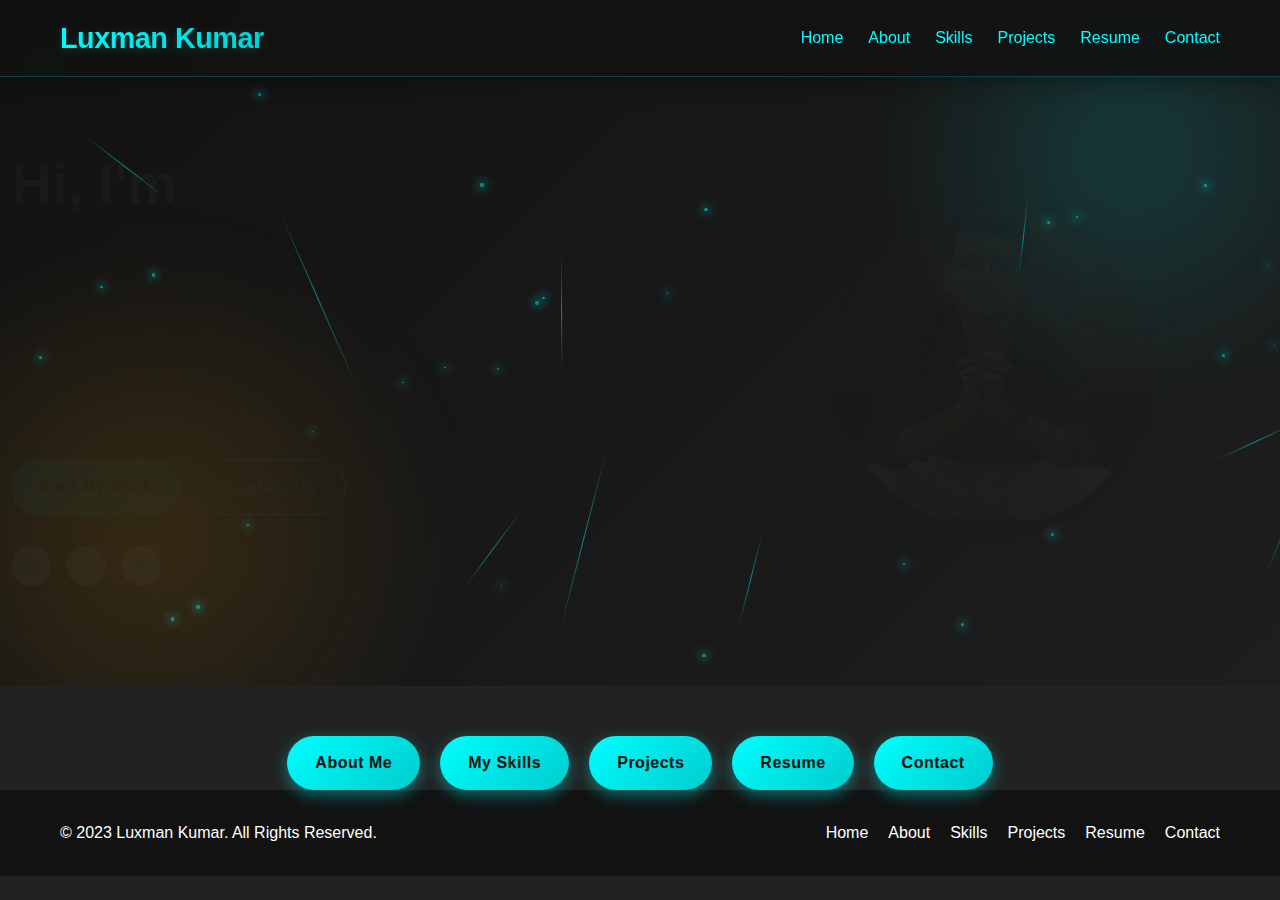
<file: task1/index.html>
<!DOCTYPE html>
<html lang="en">
<head>
    <meta charset="UTF-8">
    <meta name="viewport" content="width=device-width, initial-scale=1.0">
    <title>Redirecting...</title>
    <meta http-equiv="refresh" content="0;url=home.html">
    <style>
        body {
            font-family: 'Segoe UI', Tahoma, Geneva, Verdana, sans-serif;
            background-color: #222222;
            color: #E0E0E0;
            display: flex;
            justify-content: center;
            align-items: center;
            height: 100vh;
            margin: 0;
            text-align: center;
        }
        .loader {
            border: 5px solid rgba(0, 255, 255, 0.3);
            border-radius: 50%;
            border-top: 5px solid #00FFFF;
            width: 50px;
            height: 50px;
            animation: spin 1s linear infinite;
            margin: 0 auto 20px;
        }
        @keyframes spin {
            0% { transform: rotate(0deg); }
            100% { transform: rotate(360deg); }
        }
        a {
            color: #00FFFF;
            text-decoration: none;
        }
    </style>
</head>
<body>
    <div>
        <div class="loader"></div>
        <h2>Redirecting to the new portfolio...</h2>
        <p>If you are not redirected automatically, <a href="home.html">click here</a>.</p>
    </div>
</body>
</html>
</file>
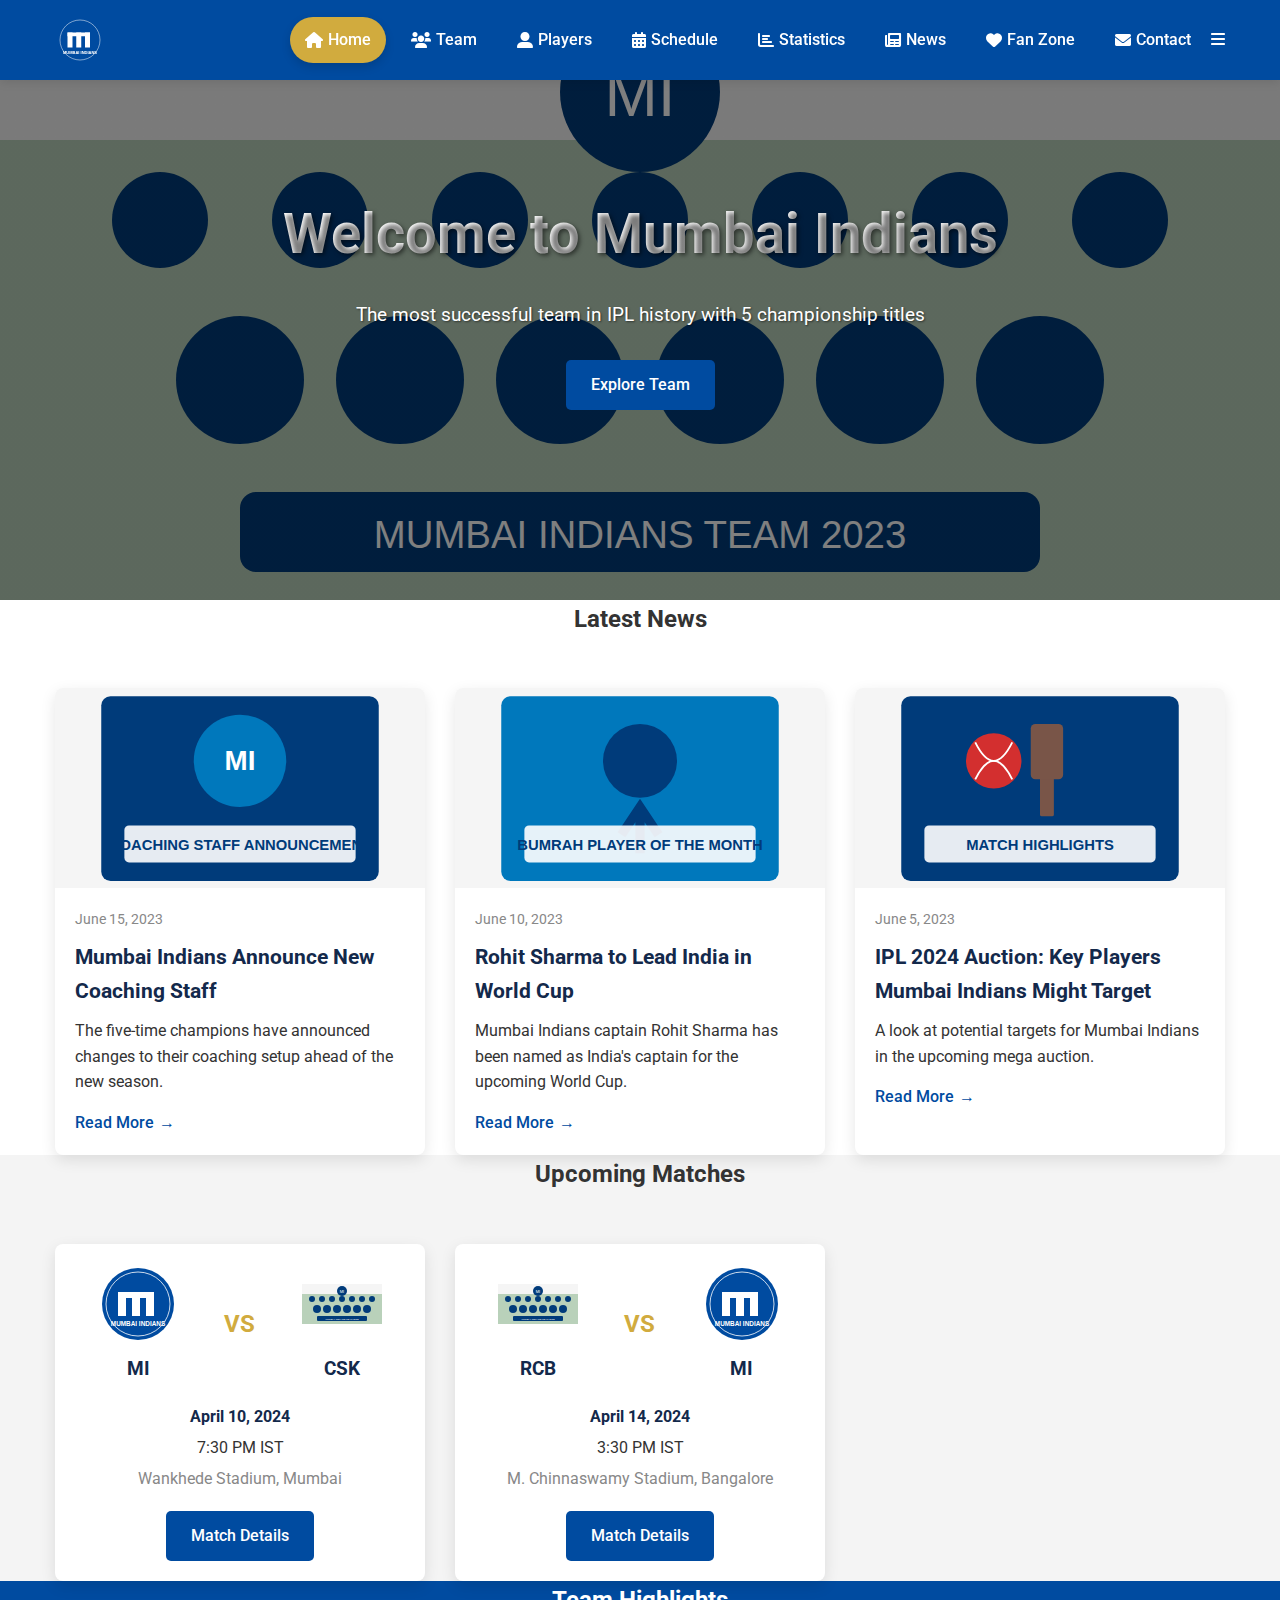
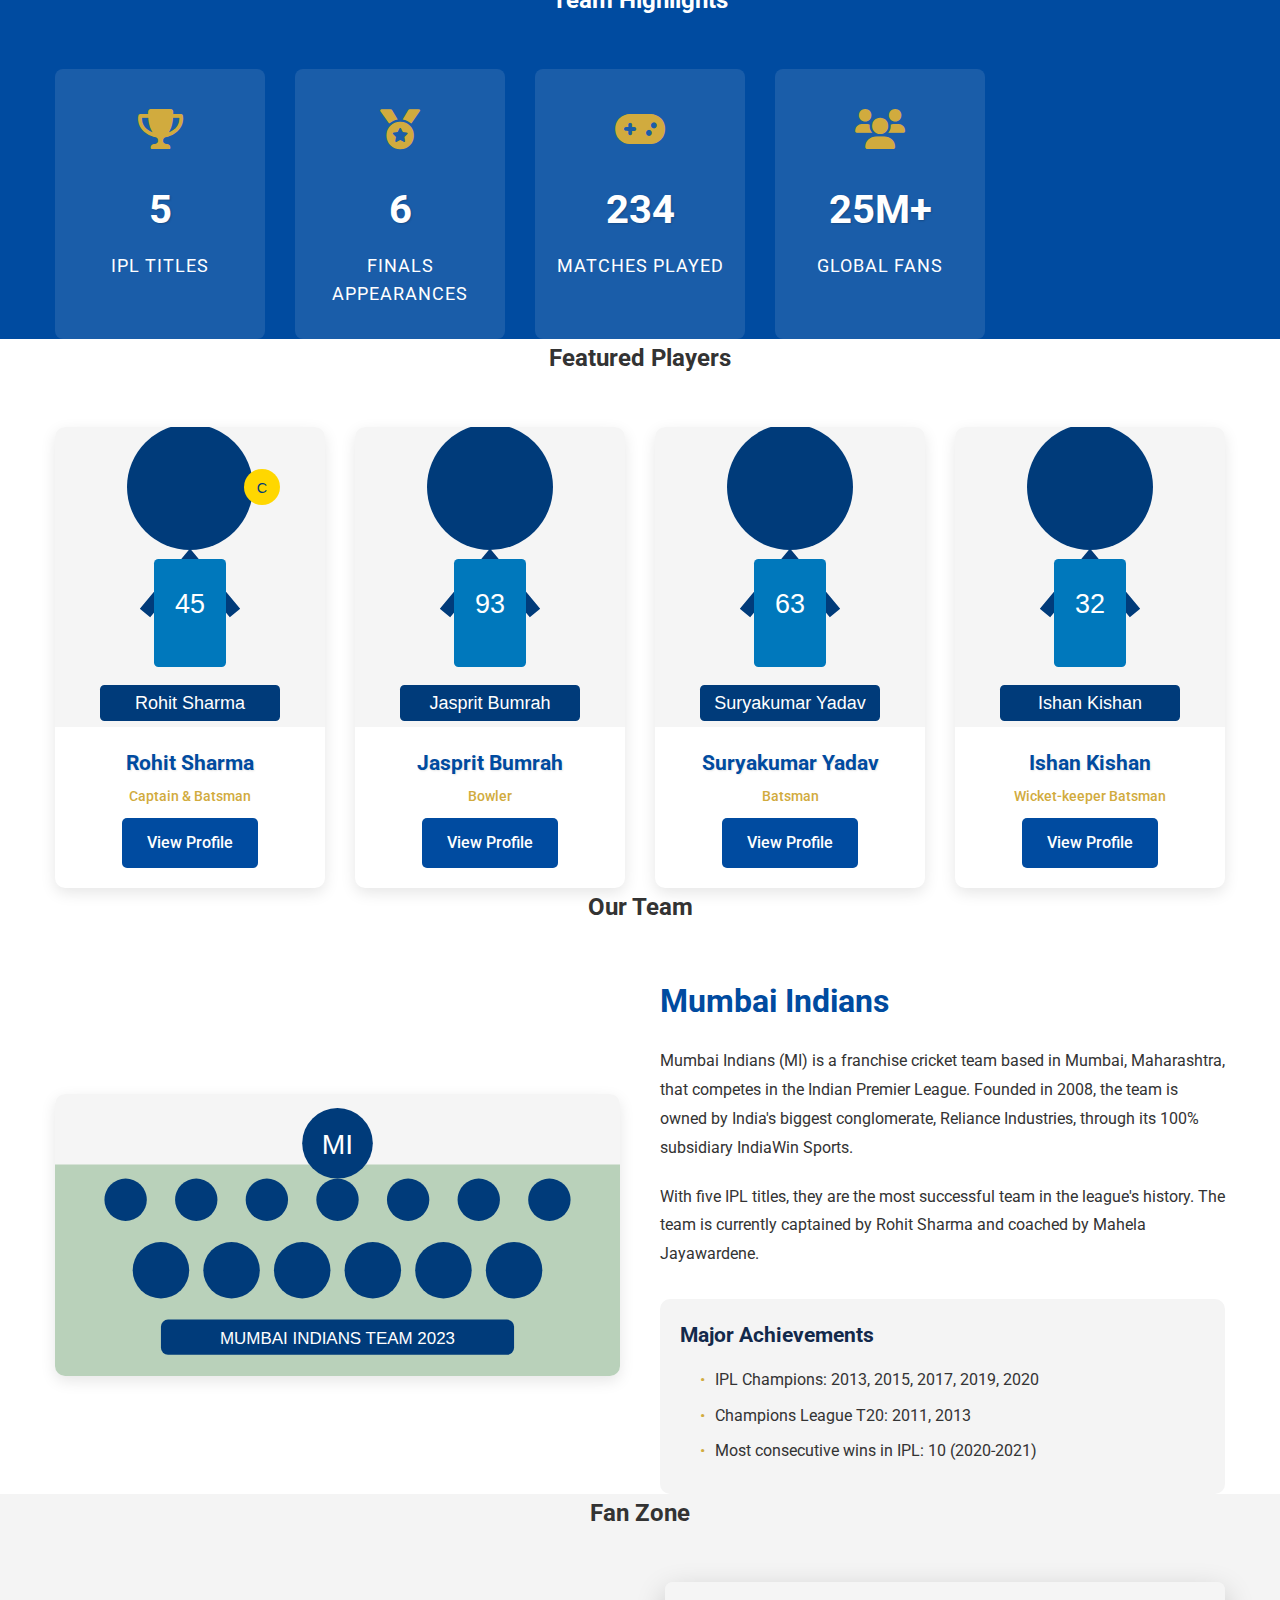
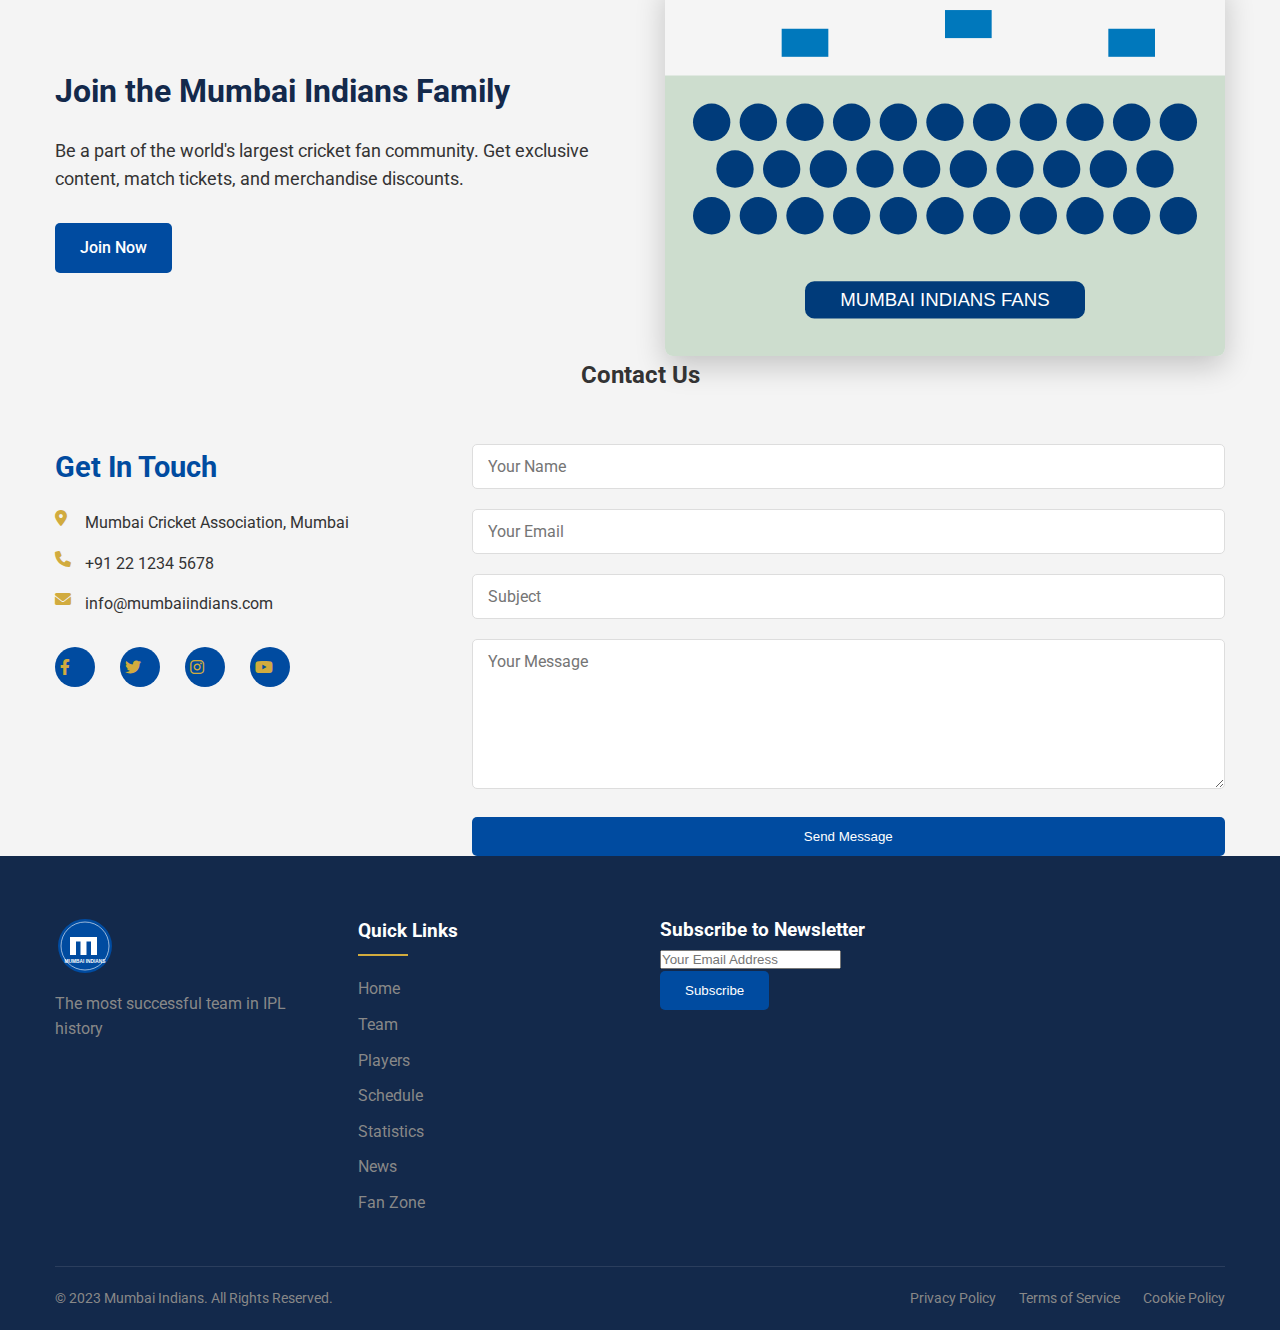
<file: task2.o/index.html>
<!DOCTYPE html>
<html lang="en">
<head>
    <meta charset="UTF-8">
    <meta name="viewport" content="width=device-width, initial-scale=1.0">
    <title>Mumbai Indians - Official Fan Website</title>
    <link rel="stylesheet" href="css/style.css">
    <link rel="stylesheet" href="https://cdnjs.cloudflare.com/ajax/libs/font-awesome/6.0.0-beta3/css/all.min.css">
    <link href="https://fonts.googleapis.com/css2?family=Roboto:wght@300;400;500;700&display=swap" rel="stylesheet">
</head>
<body>
    <!-- Header Section -->
    <header>
        <div class="container">
            <div class="logo">
                <a href="index.html">
                    <img src="images/mi-logo.svg" alt="Mumbai Indians Logo">
                </a>
            </div>
            <nav>
                <ul class="main-menu">
                    <li><a href="index.html" class="active"><i class="fas fa-home"></i> Home</a></li>
                    <li><a href="#team"><i class="fas fa-users"></i> Team</a></li>
                    <li><a href="#players"><i class="fas fa-user-alt"></i> Players</a></li>
                    <li><a href="#schedule"><i class="fas fa-calendar-alt"></i> Schedule</a></li>
                    <li><a href="#stats"><i class="fas fa-chart-bar"></i> Statistics</a></li>
                    <li><a href="#news"><i class="fas fa-newspaper"></i> News</a></li>
                    <li><a href="#fans"><i class="fas fa-heart"></i> Fan Zone</a></li>
                    <li><a href="#contact"><i class="fas fa-envelope"></i> Contact</a></li>
                </ul>
                <div class="mobile-menu-toggle">
                    <i class="fas fa-bars"></i>
                </div>
            </nav>
        </div>
    </header>

    <!-- Hero Section -->
    <section class="hero">
        <div class="hero-content">
            <h1>Welcome to Mumbai Indians</h1>
            <p>The most successful team in IPL history with 5 championship titles</p>
            <a href="#team" class="btn">Explore Team</a>
        </div>
    </section>

    <!-- Latest News Section -->
    <section id="news" class="latest-news">
        <div class="container">
            <h2 class="section-title">Latest News</h2>
            <div class="news-grid">
                <div class="news-card">
                    <div class="news-img">
                        <img src="images/news/news-1.svg" alt="Team News">
                    </div>
                    <div class="news-content">
                        <span class="date">June 15, 2023</span>
                        <h3>Mumbai Indians Announce New Coaching Staff</h3>
                        <p>The five-time champions have announced changes to their coaching setup ahead of the new season.</p>
                        <a href="#" class="read-more">Read More</a>
                    </div>
                </div>
                <div class="news-card">
                    <div class="news-img">
                        <img src="images/news/news-2.svg" alt="Player News">
                    </div>
                    <div class="news-content">
                        <span class="date">June 10, 2023</span>
                        <h3>Rohit Sharma to Lead India in World Cup</h3>
                        <p>Mumbai Indians captain Rohit Sharma has been named as India's captain for the upcoming World Cup.</p>
                        <a href="#" class="read-more">Read More</a>
                    </div>
                </div>
                <div class="news-card">
                    <div class="news-img">
                        <img src="images/news/news-3.svg" alt="Match News">
                    </div>
                    <div class="news-content">
                        <span class="date">June 5, 2023</span>
                        <h3>IPL 2024 Auction: Key Players Mumbai Indians Might Target</h3>
                        <p>A look at potential targets for Mumbai Indians in the upcoming mega auction.</p>
                        <a href="#" class="read-more">Read More</a>
                    </div>
                </div>
            </div>
        </div>
    </section>

    <!-- Upcoming Matches Section -->
    <section id="schedule" class="upcoming-matches">
        <div class="container">
            <h2 class="section-title">Upcoming Matches</h2>
            <div class="matches-slider">
                <div class="match-card">
                    <div class="match-teams">
                        <div class="team">
                            <img src="images/mi-logo.svg" alt="Mumbai Indians">
                            <span>MI</span>
                        </div>
                        <div class="vs">VS</div>
                        <div class="team">
                            <img src="images/teams/csk-logo.svg" alt="Chennai Super Kings">
                            <span>CSK</span>
                        </div>
                    </div>
                    <div class="match-info">
                        <div class="match-date">April 10, 2024</div>
                        <div class="match-time">7:30 PM IST</div>
                        <div class="match-venue">Wankhede Stadium, Mumbai</div>
                    </div>
                    <a href="#" class="btn">Match Details</a>
                </div>
                <div class="match-card">
                    <div class="match-teams">
                        <div class="team">
                            <img src="images/teams/rcb-logo.svg" alt="Royal Challengers Bangalore">
                            <span>RCB</span>
                        </div>
                        <div class="vs">VS</div>
                        <div class="team">
                            <img src="images/mi-logo.svg" alt="Mumbai Indians">
                            <span>MI</span>
                        </div>
                    </div>
                    <div class="match-info">
                        <div class="match-date">April 14, 2024</div>
                        <div class="match-time">3:30 PM IST</div>
                        <div class="match-venue">M. Chinnaswamy Stadium, Bangalore</div>
                    </div>
                    <a href="#" class="btn">Match Details</a>
                </div>
            </div>
        </div>
    </section>

    <!-- Team Highlights Section -->
    <section id="stats" class="team-highlights">
        <div class="container">
            <h2 class="section-title">Team Highlights</h2>
            <div class="stats-container">
                <div class="stat-card">
                    <div class="stat-icon">
                        <i class="fas fa-trophy"></i>
                    </div>
                    <div class="stat-number">5</div>
                    <div class="stat-title">IPL Titles</div>
                </div>
                <div class="stat-card">
                    <div class="stat-icon">
                        <i class="fas fa-medal"></i>
                    </div>
                    <div class="stat-number">6</div>
                    <div class="stat-title">Finals Appearances</div>
                </div>
                <div class="stat-card">
                    <div class="stat-icon">
                        <i class="fas fa-gamepad"></i>
                    </div>
                    <div class="stat-number">234</div>
                    <div class="stat-title">Matches Played</div>
                </div>
                <div class="stat-card">
                    <div class="stat-icon">
                        <i class="fas fa-users"></i>
                    </div>
                    <div class="stat-number">25M+</div>
                    <div class="stat-title">Global Fans</div>
                </div>
            </div>
        </div>
    </section>

    <!-- Featured Players Section -->
    <section id="players" class="featured-players">
        <div class="container">
            <h2 class="section-title">Featured Players</h2>
            <div class="players-grid">
                <div class="player-card">
                    <div class="player-img">
                        <img src="images/players/player1.svg" alt="Rohit Sharma">
                    </div>
                    <div class="player-info">
                        <h3>Rohit Sharma</h3>
                        <p class="player-role">Captain & Batsman</p>
                        <a href="#" class="btn player-details" data-player="rohit">View Profile</a>
                    </div>
                </div>
                <div class="player-card">
                    <div class="player-img">
                        <img src="images/players/player2.svg" alt="Jasprit Bumrah">
                    </div>
                    <div class="player-info">
                        <h3>Jasprit Bumrah</h3>
                        <p class="player-role">Bowler</p>
                        <a href="#" class="btn player-details" data-player="bumrah">View Profile</a>
                    </div>
                </div>
                <div class="player-card">
                    <div class="player-img">
                        <img src="images/players/player3.svg" alt="Suryakumar Yadav">
                    </div>
                    <div class="player-info">
                        <h3>Suryakumar Yadav</h3>
                        <p class="player-role">Batsman</p>
                        <a href="#" class="btn player-details" data-player="surya">View Profile</a>
                    </div>
                </div>
                <div class="player-card">
                    <div class="player-img">
                        <img src="images/players/player4.svg" alt="Ishan Kishan">
                    </div>
                    <div class="player-info">
                        <h3>Ishan Kishan</h3>
                        <p class="player-role">Wicket-keeper Batsman</p>
                        <a href="#" class="btn player-details" data-player="ishan">View Profile</a>
                    </div>
                </div>
            </div>
            <div class="player-modal" id="playerModal">
                <div class="player-modal-content">
                    <span class="close-modal">&times;</span>
                    <div class="player-details-content"></div>
                </div>
            </div>
        </div>
    </section>

    <!-- Team Section -->
    <section id="team" class="team-section">
        <div class="container">
            <h2 class="section-title">Our Team</h2>
            <div class="team-info">
                <div class="team-image">
                    <img src="images/team-photo.svg" alt="Mumbai Indians Team">
                </div>
                <div class="team-description">
                    <h3>Mumbai Indians</h3>
                    <p>Mumbai Indians (MI) is a franchise cricket team based in Mumbai, Maharashtra, that competes in the Indian Premier League. Founded in 2008, the team is owned by India's biggest conglomerate, Reliance Industries, through its 100% subsidiary IndiaWin Sports.</p>
                    <p>With five IPL titles, they are the most successful team in the league's history. The team is currently captained by Rohit Sharma and coached by Mahela Jayawardene.</p>
                    <div class="team-achievements">
                        <h4>Major Achievements</h4>
                        <ul>
                            <li>IPL Champions: 2013, 2015, 2017, 2019, 2020</li>
                            <li>Champions League T20: 2011, 2013</li>
                            <li>Most consecutive wins in IPL: 10 (2020-2021)</li>
                        </ul>
                    </div>
                </div>
            </div>
        </div>
    </section>

    <!-- Fan Zone Section -->
    <section id="fans" class="fan-zone">
        <div class="container">
            <h2 class="section-title">Fan Zone</h2>
            <div class="fan-zone-content">
                <div class="fan-zone-text">
                    <h3>Join the Mumbai Indians Family</h3>
                    <p>Be a part of the world's largest cricket fan community. Get exclusive content, match tickets, and merchandise discounts.</p>
                    <a href="#" class="btn">Join Now</a>
                </div>
                <div class="fan-zone-img">
                    <img src="images/fans.svg" alt="Mumbai Indians Fans">
                </div>
            </div>
        </div>
    </section>

    <!-- Contact Section -->
    <section id="contact" class="contact-section">
        <div class="container">
            <h2 class="section-title">Contact Us</h2>
            <div class="contact-container">
                <div class="contact-info">
                    <h3>Get In Touch</h3>
                    <p><i class="fas fa-map-marker-alt"></i> Mumbai Cricket Association, Mumbai</p>
                    <p><i class="fas fa-phone"></i> +91 22 1234 5678</p>
                    <p><i class="fas fa-envelope"></i> info@mumbaiindians.com</p>
                    <div class="social-icons">
                        <a href="#"><i class="fab fa-facebook-f"></i></a>
                        <a href="#"><i class="fab fa-twitter"></i></a>
                        <a href="#"><i class="fab fa-instagram"></i></a>
                        <a href="#"><i class="fab fa-youtube"></i></a>
                    </div>
                </div>
                <div class="contact-form">
                    <form id="contactForm">
                        <div class="form-group">
                            <input type="text" id="name" placeholder="Your Name" required>
                        </div>
                        <div class="form-group">
                            <input type="email" id="email" placeholder="Your Email" required>
                        </div>
                        <div class="form-group">
                            <input type="text" id="subject" placeholder="Subject">
                        </div>
                        <div class="form-group">
                            <textarea id="message" placeholder="Your Message" required></textarea>
                        </div>
                        <button type="submit" class="btn">Send Message</button>
                    </form>
                </div>
            </div>
        </div>
    </section>

    <!-- Footer Section -->
    <footer>
        <div class="container">
            <div class="footer-content">
                <div class="footer-logo">
                    <img src="images/mi-logo.svg" alt="Mumbai Indians Logo">
                    <p>The most successful team in IPL history</p>
                </div>
                <div class="footer-links">
                    <h3>Quick Links</h3>
                    <ul>
                        <li><a href="#">Home</a></li>
                        <li><a href="#team">Team</a></li>
                        <li><a href="#players">Players</a></li>
                        <li><a href="#schedule">Schedule</a></li>
                        <li><a href="#stats">Statistics</a></li>
                        <li><a href="#news">News</a></li>
                        <li><a href="#fans">Fan Zone</a></li>
                    </ul>
                </div>
                <div class="footer-newsletter">
                    <h3>Subscribe to Newsletter</h3>
                    <form id="newsletterForm">
                        <input type="email" placeholder="Your Email Address" required>
                        <button type="submit" class="btn">Subscribe</button>
                    </form>
                </div>
            </div>
            <div class="footer-bottom">
                <p>&copy; 2023 Mumbai Indians. All Rights Reserved.</p>
                <div class="footer-bottom-links">
                    <a href="#">Privacy Policy</a>
                    <a href="#">Terms of Service</a>
                    <a href="#">Cookie Policy</a>
                </div>
            </div>
        </div>
    </footer>

    <!-- Scripts -->
    <script src="js/main.js"></script>
</body>
</html>
</file>
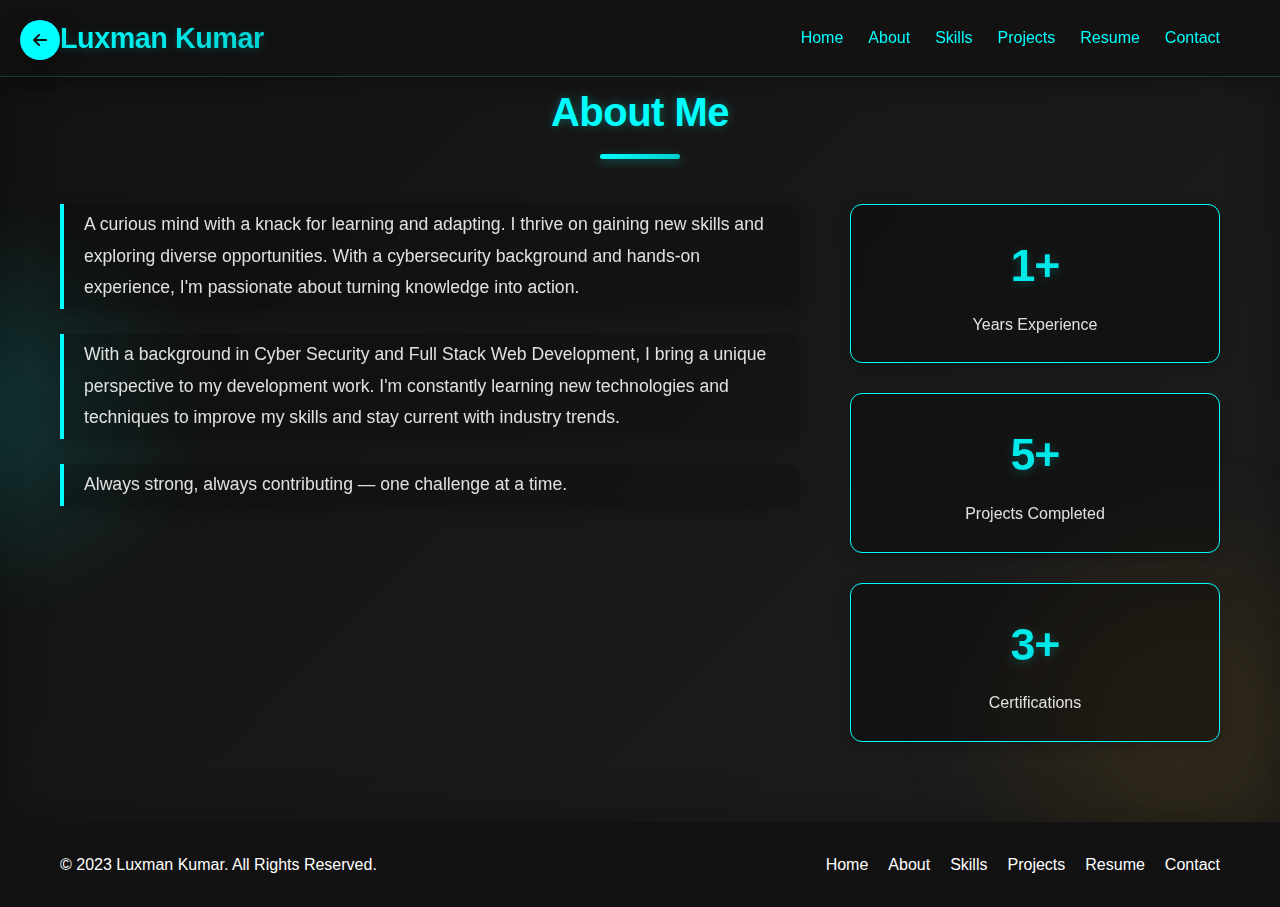
<file: task1/about.html>
<!DOCTYPE html>
<html lang="en">
<head>
    <meta charset="UTF-8">
    <meta name="viewport" content="width=device-width, initial-scale=1.0">
    <title>Luxman Kumar - About</title>
    <link rel="stylesheet" href="styles.css">
    <link rel="stylesheet" href="https://cdnjs.cloudflare.com/ajax/libs/font-awesome/6.4.0/css/all.min.css">
    <style>
        .back-button {
            position: fixed;
            top: 20px;
            left: 20px;
            background-color: var(--primary-color);
            color: var(--dark-color);
            width: 40px;
            height: 40px;
            border-radius: 50%;
            display: flex;
            justify-content: center;
            align-items: center;
            box-shadow: var(--box-shadow);
            z-index: 1001;
            transition: var(--transition);
        }
        
        .back-button:hover {
            transform: scale(1.1);
            box-shadow: var(--box-shadow-hover);
        }
    </style>
</head>
<body>
    <!-- Back Button -->
    <a href="home.html" class="back-button">
        <i class="fas fa-arrow-left"></i>
    </a>

    <!-- Header Section -->
    <header>
        <div class="container">
            <nav>
                <div class="logo">Luxman Kumar</div>
                <ul class="nav-links">
                    <li><a href="home.html">Home</a></li>
                    <li><a href="about.html" class="active">About</a></li>
                    <li><a href="skills.html">Skills</a></li>
                    <li><a href="projects.html">Projects</a></li>
                    <li><a href="resume.html">Resume</a></li>
                    <li><a href="contact.html">Contact</a></li>
                </ul>
                <div class="hamburger">
                    <span></span>
                    <span></span>
                    <span></span>
                </div>
            </nav>
        </div>
    </header>

    <!-- About Section -->
    <section id="about" class="about">
        <div class="container">
            <h2 class="section-title">About Me</h2>
            <div class="about-content">
                <div class="about-text">
                    <p>A curious mind with a knack for learning and adapting. I thrive on gaining new skills and exploring diverse opportunities. With a cybersecurity background and hands-on experience, I'm passionate about turning knowledge into action.</p>
                    <p>With a background in Cyber Security and Full Stack Web Development, I bring a unique perspective to my development work. I'm constantly learning new technologies and techniques to improve my skills and stay current with industry trends.</p>
                    <p>Always strong, always contributing — one challenge at a time.</p>
                </div>
                <div class="about-stats">
                    <div class="stat">
                        <h3>1+</h3>
                        <p>Years Experience</p>
                    </div>
                    <div class="stat">
                        <h3>5+</h3>
                        <p>Projects Completed</p>
                    </div>
                    <div class="stat">
                        <h3>3+</h3>
                        <p>Certifications</p>
                    </div>
                </div>
            </div>
        </div>
    </section>

    <!-- Footer -->
    <footer>
        <div class="container">
            <div class="footer-content">
                <p>&copy; 2023 Luxman Kumar. All Rights Reserved.</p>
                <div class="footer-links">
                    <a href="home.html">Home</a>
                    <a href="about.html">About</a>
                    <a href="skills.html">Skills</a>
                    <a href="projects.html">Projects</a>
                    <a href="resume.html">Resume</a>
                    <a href="contact.html">Contact</a>
                </div>
            </div>
        </div>
    </footer>

    <script src="script.js"></script>
</body>
</html>
</file>
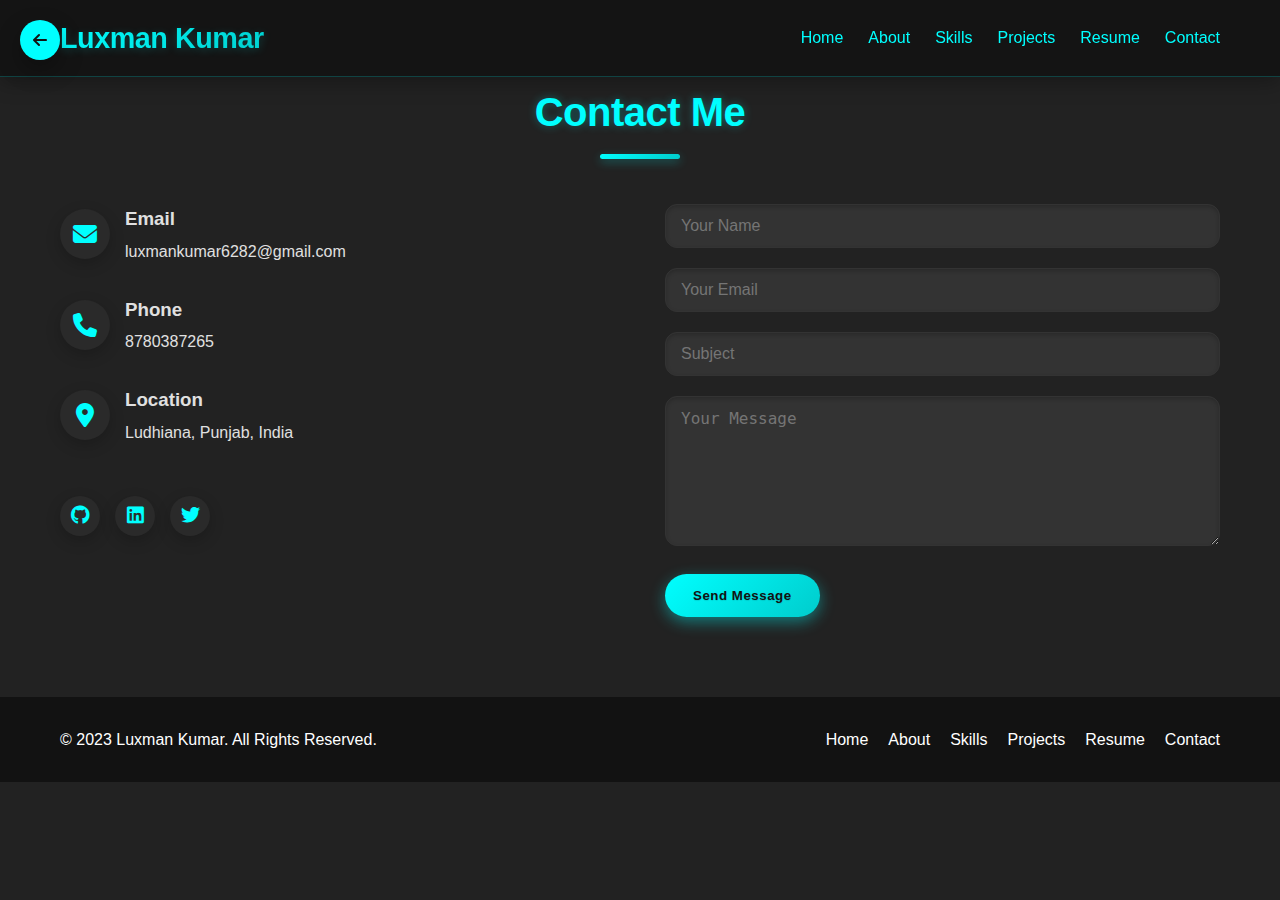
<file: task1/contact.html>
<!DOCTYPE html>
<html lang="en">
<head>
    <meta charset="UTF-8">
    <meta name="viewport" content="width=device-width, initial-scale=1.0">
    <title>Luxman Kumar - Contact</title>
    <link rel="stylesheet" href="styles.css">
    <link rel="stylesheet" href="https://cdnjs.cloudflare.com/ajax/libs/font-awesome/6.4.0/css/all.min.css">
    <style>
        .back-button {
            position: fixed;
            top: 20px;
            left: 20px;
            background-color: var(--primary-color);
            color: var(--dark-color);
            width: 40px;
            height: 40px;
            border-radius: 50%;
            display: flex;
            justify-content: center;
            align-items: center;
            box-shadow: var(--box-shadow);
            z-index: 1001;
            transition: var(--transition);
        }
        
        .back-button:hover {
            transform: scale(1.1);
            box-shadow: var(--box-shadow-hover);
        }
    </style>
</head>
<body>
    <!-- Back Button -->
    <a href="home.html" class="back-button">
        <i class="fas fa-arrow-left"></i>
    </a>

    <!-- Header Section -->
    <header>
        <div class="container">
            <nav>
                <div class="logo">Luxman Kumar</div>
                <ul class="nav-links">
                    <li><a href="home.html">Home</a></li>
                    <li><a href="about.html">About</a></li>
                    <li><a href="skills.html">Skills</a></li>
                    <li><a href="projects.html">Projects</a></li>
                    <li><a href="resume.html">Resume</a></li>
                    <li><a href="contact.html" class="active">Contact</a></li>
                </ul>
                <div class="hamburger">
                    <span></span>
                    <span></span>
                    <span></span>
                </div>
            </nav>
        </div>
    </header>

    <!-- Contact Section -->
    <section id="contact" class="contact">
        <div class="container">
            <h2 class="section-title">Contact Me</h2>
            <div class="contact-content">
                <div class="contact-info">
                    <div class="contact-item">
                        <i class="fas fa-envelope"></i>
                        <div>
                            <h3>Email</h3>
                            <p>luxmankumar6282@gmail.com</p>
                        </div>
                    </div>
                    <div class="contact-item">
                        <i class="fas fa-phone"></i>
                        <div>
                            <h3>Phone</h3>
                            <p>8780387265</p>
                        </div>
                    </div>
                    <div class="contact-item">
                        <i class="fas fa-map-marker-alt"></i>
                        <div>
                            <h3>Location</h3>
                            <p>Ludhiana, Punjab, India</p>
                        </div>
                    </div>
                    <div class="social-links">
                        <a href="https://github.com/mraadrsh45" target="_blank"><i class="fab fa-github"></i></a>
                        <a href="https://www.linkedin.com/in/luxman-kumar" target="_blank"><i class="fab fa-linkedin"></i></a>
                        <a href="#" target="_blank"><i class="fab fa-twitter"></i></a>
                    </div>
                </div>
                <div class="contact-form">
                    <form id="contactForm">
                        <div class="form-group">
                            <input type="text" id="name" name="name" placeholder="Your Name" required>
                        </div>
                        <div class="form-group">
                            <input type="email" id="email" name="email" placeholder="Your Email" required>
                        </div>
                        <div class="form-group">
                            <input type="text" id="subject" name="subject" placeholder="Subject" required>
                        </div>
                        <div class="form-group">
                            <textarea id="message" name="message" placeholder="Your Message" required></textarea>
                        </div>
                        <button type="submit" class="btn primary-btn">Send Message</button>
                    </form>
                </div>
            </div>
        </div>
    </section>

    <!-- Footer -->
    <footer>
        <div class="container">
            <div class="footer-content">
                <p>&copy; 2023 Luxman Kumar. All Rights Reserved.</p>
                <div class="footer-links">
                    <a href="home.html">Home</a>
                    <a href="about.html">About</a>
                    <a href="skills.html">Skills</a>
                    <a href="projects.html">Projects</a>
                    <a href="resume.html">Resume</a>
                    <a href="contact.html">Contact</a>
                </div>
            </div>
        </div>
    </footer>

    <script src="script.js"></script>
</body>
</html>
</file>
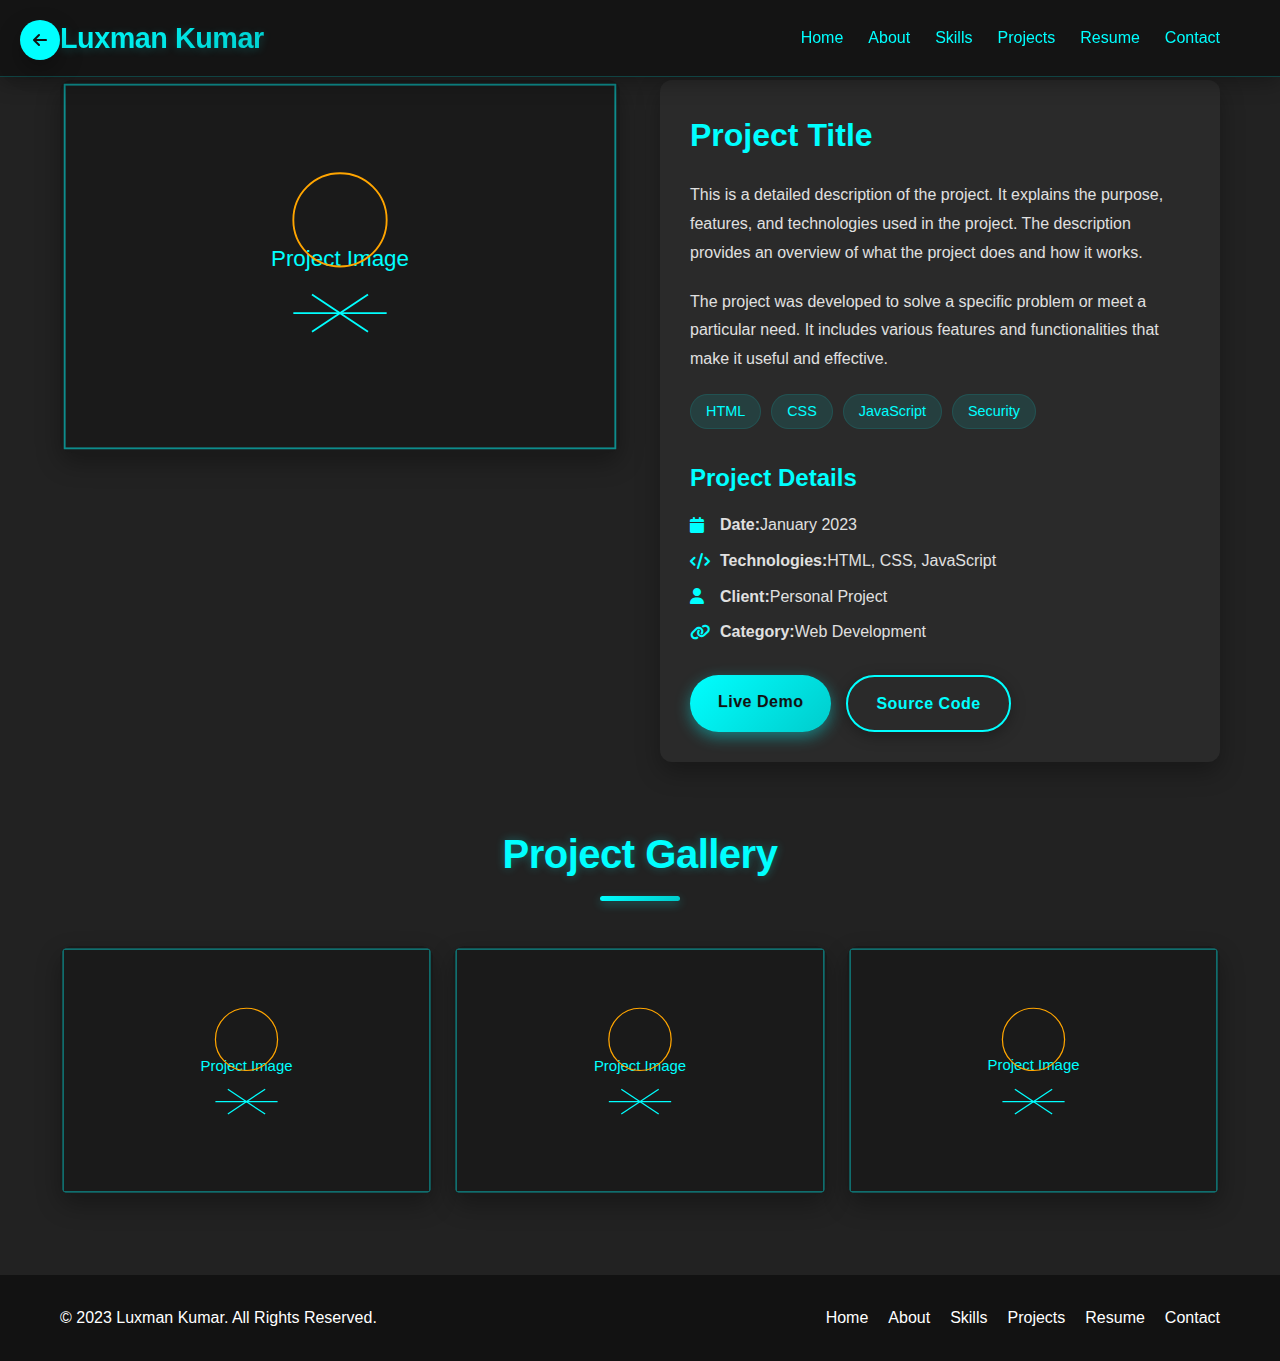
<file: task1/details.html>
<!DOCTYPE html>
<html lang="en">
<head>
    <meta charset="UTF-8">
    <meta name="viewport" content="width=device-width, initial-scale=1.0">
    <title>Luxman Kumar - Project Details</title>
    <link rel="stylesheet" href="styles.css">
    <link rel="stylesheet" href="https://cdnjs.cloudflare.com/ajax/libs/font-awesome/6.4.0/css/all.min.css">
    <style>
        .back-button {
            position: fixed;
            top: 20px;
            left: 20px;
            background-color: var(--primary-color);
            color: var(--dark-color);
            width: 40px;
            height: 40px;
            border-radius: 50%;
            display: flex;
            justify-content: center;
            align-items: center;
            box-shadow: var(--box-shadow);
            z-index: 1001;
            transition: var(--transition);
        }
        
        .back-button:hover {
            transform: scale(1.1);
            box-shadow: var(--box-shadow-hover);
        }
        
        .project-details {
            padding: 80px 0;
        }
        
        .project-details-content {
            display: grid;
            grid-template-columns: 1fr 1fr;
            gap: 40px;
            align-items: start;
        }
        
        .project-details-image {
            border-radius: var(--border-radius);
            overflow: hidden;
            box-shadow: var(--box-shadow);
        }
        
        .project-details-image img {
            width: 100%;
            height: auto;
            transition: var(--transition);
        }
        
        .project-details-info {
            background-color: var(--card-bg);
            border-radius: var(--border-radius);
            padding: 30px;
            box-shadow: var(--box-shadow);
        }
        
        .project-details-info h2 {
            color: var(--primary-color);
            margin-bottom: 20px;
            font-size: 2rem;
        }
        
        .project-details-info p {
            margin-bottom: 20px;
            line-height: 1.8;
        }
        
        .project-details-meta {
            margin: 30px 0;
        }
        
        .project-details-meta h3 {
            color: var(--primary-color);
            margin-bottom: 15px;
            font-size: 1.5rem;
        }
        
        .project-details-meta ul {
            list-style: none;
            padding: 0;
        }
        
        .project-details-meta li {
            margin-bottom: 10px;
            display: flex;
            align-items: center;
        }
        
        .project-details-meta li i {
            color: var(--primary-color);
            margin-right: 10px;
            width: 20px;
        }
        
        .project-tags {
            display: flex;
            flex-wrap: wrap;
            gap: 10px;
            margin: 20px 0;
        }
        
        .project-tags span {
            background-color: rgba(var(--primary-rgb), 0.1);
            color: var(--primary-color);
            padding: 5px 15px;
            border-radius: 20px;
            font-size: 0.9rem;
        }
        
        .project-links {
            display: flex;
            gap: 15px;
            margin-top: 30px;
        }
        
        .project-gallery {
            margin-top: 60px;
        }
        
        .gallery-grid {
            display: grid;
            grid-template-columns: repeat(auto-fill, minmax(300px, 1fr));
            gap: 20px;
            margin-top: 30px;
        }
        
        .gallery-item {
            border-radius: var(--border-radius);
            overflow: hidden;
            box-shadow: var(--box-shadow);
            transition: var(--transition);
        }
        
        .gallery-item:hover {
            transform: translateY(-5px);
            box-shadow: var(--box-shadow-hover);
        }
        
        @media (max-width: 768px) {
            .project-details-content {
                grid-template-columns: 1fr;
            }
        }
    </style>
</head>
<body>
    <!-- Back Button -->
    <a href="projects.html" class="back-button">
        <i class="fas fa-arrow-left"></i>
    </a>

    <!-- Header Section -->
    <header>
        <div class="container">
            <nav>
                <div class="logo">Luxman Kumar</div>
                <ul class="nav-links">
                    <li><a href="home.html">Home</a></li>
                    <li><a href="about.html">About</a></li>
                    <li><a href="skills.html">Skills</a></li>
                    <li><a href="projects.html" class="active">Projects</a></li>
                    <li><a href="resume.html">Resume</a></li>
                    <li><a href="contact.html">Contact</a></li>
                </ul>
                <div class="hamburger">
                    <span></span>
                    <span></span>
                    <span></span>
                </div>
            </nav>
        </div>
    </header>

    <!-- Project Details Section -->
    <section class="project-details">
        <div class="container">
            <div class="project-details-content">
                <div class="project-details-image">
                    <img src="images/placeholder.svg" alt="Project Image">
                </div>
                <div class="project-details-info">
                    <h2>Project Title</h2>
                    <p>This is a detailed description of the project. It explains the purpose, features, and technologies used in the project. The description provides an overview of what the project does and how it works.</p>
                    <p>The project was developed to solve a specific problem or meet a particular need. It includes various features and functionalities that make it useful and effective.</p>
                    
                    <div class="project-tags">
                        <span>HTML</span>
                        <span>CSS</span>
                        <span>JavaScript</span>
                        <span>Security</span>
                    </div>
                    
                    <div class="project-details-meta">
                        <h3>Project Details</h3>
                        <ul>
                            <li><i class="fas fa-calendar"></i> <strong>Date:</strong> January 2023</li>
                            <li><i class="fas fa-code"></i> <strong>Technologies:</strong> HTML, CSS, JavaScript</li>
                            <li><i class="fas fa-user"></i> <strong>Client:</strong> Personal Project</li>
                            <li><i class="fas fa-link"></i> <strong>Category:</strong> Web Development</li>
                        </ul>
                    </div>
                    
                    <div class="project-links">
                        <a href="#" target="_blank" class="btn primary-btn">Live Demo</a>
                        <a href="https://github.com/mraadrsh45" target="_blank" class="btn secondary-btn">Source Code</a>
                    </div>
                </div>
            </div>
            
            <div class="project-gallery">
                <h2 class="section-title">Project Gallery</h2>
                <div class="gallery-grid">
                    <div class="gallery-item">
                        <img src="images/placeholder.svg" alt="Gallery Image 1">
                    </div>
                    <div class="gallery-item">
                        <img src="images/placeholder.svg" alt="Gallery Image 2">
                    </div>
                    <div class="gallery-item">
                        <img src="images/placeholder.svg" alt="Gallery Image 3">
                    </div>
                </div>
            </div>
        </div>
    </section>

    <!-- Footer -->
    <footer>
        <div class="container">
            <div class="footer-content">
                <p>&copy; 2023 Luxman Kumar. All Rights Reserved.</p>
                <div class="footer-links">
                    <a href="home.html">Home</a>
                    <a href="about.html">About</a>
                    <a href="skills.html">Skills</a>
                    <a href="projects.html">Projects</a>
                    <a href="resume.html">Resume</a>
                    <a href="contact.html">Contact</a>
                </div>
            </div>
        </div>
    </footer>

    <script src="script.js"></script>
</body>
</html>
</file>
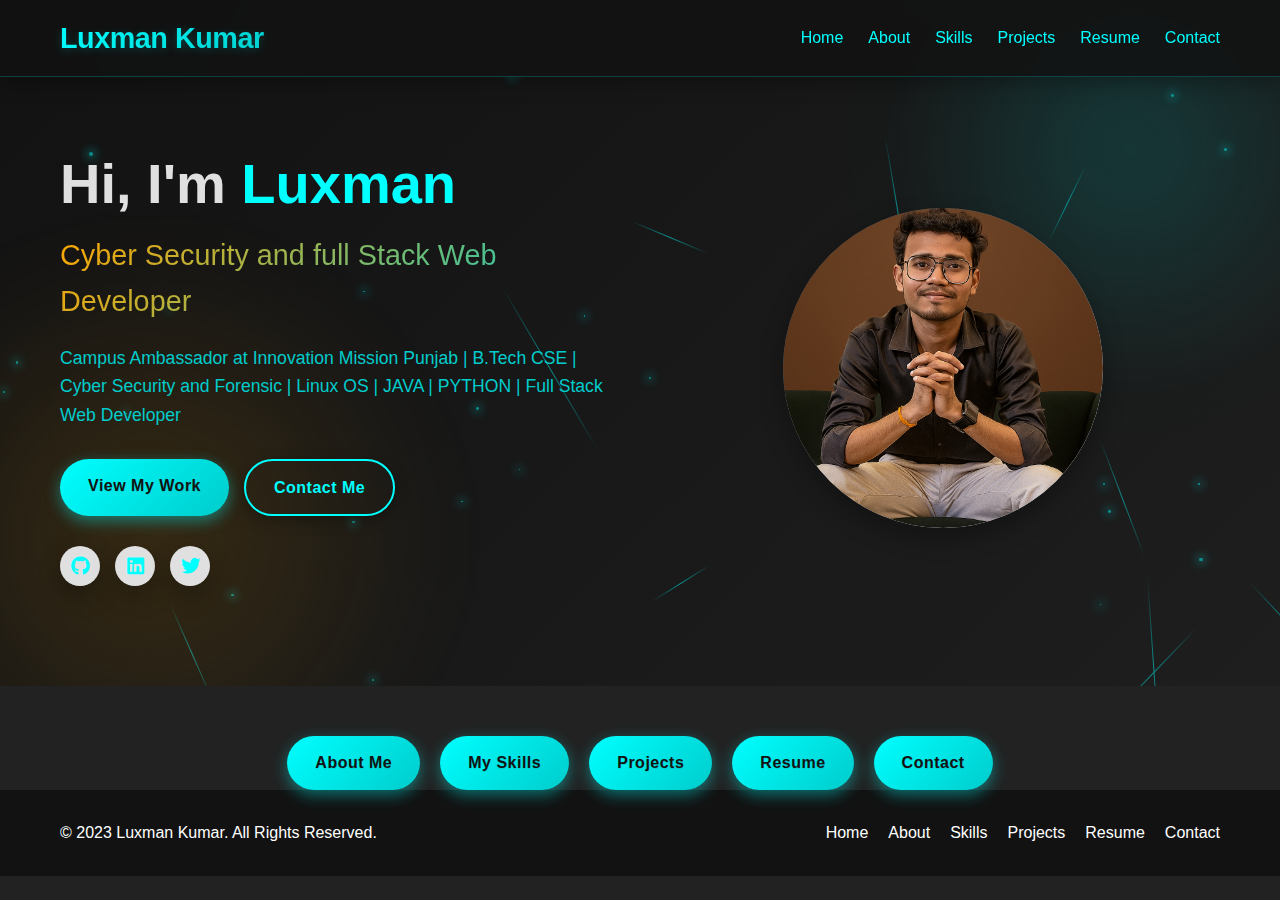
<file: task1/home.html>
<!DOCTYPE html>
<html lang="en">
<head>
    <meta charset="UTF-8">
    <meta name="viewport" content="width=device-width, initial-scale=1.0">
    <title>Luxman Kumar - Home</title>
    <link rel="stylesheet" href="styles.css">
    <link rel="stylesheet" href="https://cdnjs.cloudflare.com/ajax/libs/font-awesome/6.4.0/css/all.min.css">
    <style>
        .back-button {
            position: fixed;
            top: 20px;
            left: 20px;
            background-color: var(--primary-color);
            color: var(--dark-color);
            width: 40px;
            height: 40px;
            border-radius: 50%;
            display: flex;
            justify-content: center;
            align-items: center;
            box-shadow: var(--box-shadow);
            z-index: 1001;
            transition: var(--transition);
        }
        
        .back-button:hover {
            transform: scale(1.1);
            box-shadow: var(--box-shadow-hover);
        }
        
        .page-nav {
            display: flex;
            justify-content: center;
            gap: 20px;
            margin-top: 50px;
        }
    </style>
</head>
<body>
    <!-- Header Section -->
    <header>
        <div class="container">
            <nav>
                <div class="logo">Luxman Kumar</div>
                <ul class="nav-links">
                    <li><a href="home.html" class="active">Home</a></li>
                    <li><a href="about.html">About</a></li>
                    <li><a href="skills.html">Skills</a></li>
                    <li><a href="projects.html">Projects</a></li>
                    <li><a href="resume.html">Resume</a></li>
                    <li><a href="contact.html">Contact</a></li>
                </ul>
                <div class="hamburger">
                    <span></span>
                    <span></span>
                    <span></span>
                </div>
            </nav>
        </div>
    </header>

    <!-- Hero Section -->
    <section id="home" class="hero">
        <!-- Technology Animation -->
        <div class="tech-animation">
            <div class="tech-grid"></div>
            <!-- Tech particles will be added by JavaScript -->
        </div>
        <div class="container">
            <div class="hero-content">
                <h1>Hi, I'm <span class="highlight">Luxman Kumar</span></h1>
                <h2>Cyber Security and  full Stack Web Developer</h2>
                <p>Campus Ambassador at Innovation Mission Punjab | B.Tech CSE | Cyber Security and Forensic | Linux OS | JAVA | PYTHON | Full Stack Web Developer</p>
                <div class="cta-buttons">
                    <a href="projects.html" class="btn primary-btn">View My Work</a>
                    <a href="contact.html" class="btn secondary-btn">Contact Me</a>
                </div>
                <div class="social-icons">
                    <a href="https://github.com/mraadrsh45" target="_blank"><i class="fab fa-github"></i></a>
                    <a href="https://www.linkedin.com/in/luxman-kumar" target="_blank"><i class="fab fa-linkedin"></i></a>
                    <a href="#" target="_blank"><i class="fab fa-twitter"></i></a>
                </div>
            </div>
            <div class="hero-image">
                <div class="profile-placeholder"> <img src="images/profie pic.png" alt="Luxman Kumar"></div>
            </div>
        </div>
    </section>

    <!-- Page Navigation -->
    <div class="page-nav">
        <a href="about.html" class="btn primary-btn">About Me</a>
        <a href="skills.html" class="btn primary-btn">My Skills</a>
        <a href="projects.html" class="btn primary-btn">Projects</a>
        <a href="resume.html" class="btn primary-btn">Resume</a>
        <a href="contact.html" class="btn primary-btn">Contact</a>
    </div>

    <!-- Footer -->
    <footer>
        <div class="container">
            <div class="footer-content">
                <p>&copy; 2023 Luxman Kumar. All Rights Reserved.</p>
                <div class="footer-links">
                    <a href="home.html">Home</a>
                    <a href="about.html">About</a>
                    <a href="skills.html">Skills</a>
                    <a href="projects.html">Projects</a>
                    <a href="resume.html">Resume</a>
                    <a href="contact.html">Contact</a>
                </div>
            </div>
        </div>
    </footer>

    <script src="script.js"></script>
</body>
</html>
</file>
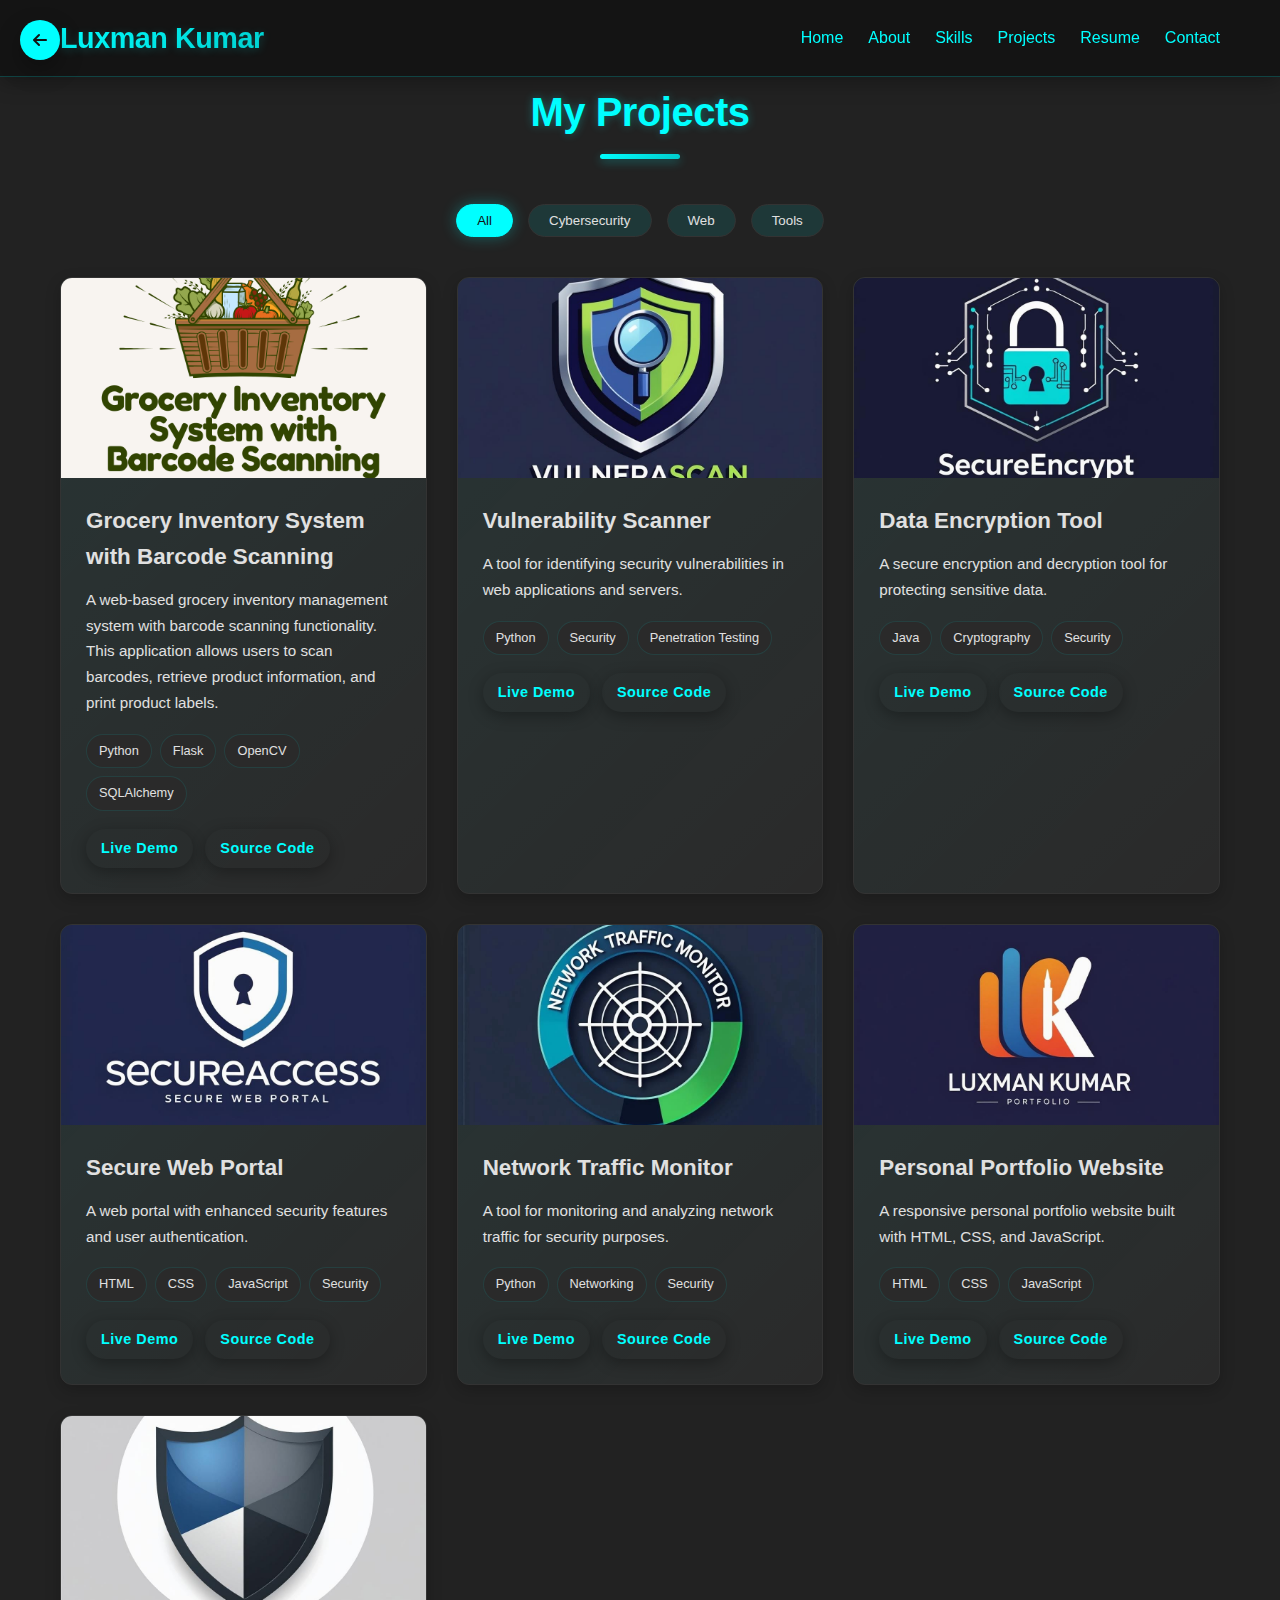
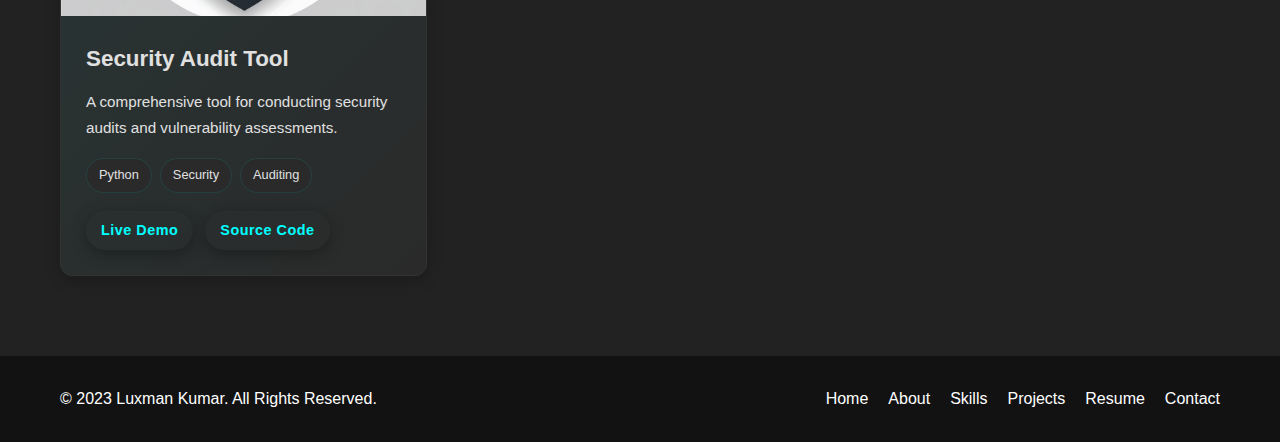
<file: task1/projects.html>
<!DOCTYPE html>
<html lang="en">

<head>
    <meta charset="UTF-8">
    <meta name="viewport" content="width=device-width, initial-scale=1.0">
    <title>Luxman Kumar - Projects</title>
    <link rel="stylesheet" href="styles.css">
    <link rel="stylesheet" href="https://cdnjs.cloudflare.com/ajax/libs/font-awesome/6.4.0/css/all.min.css">
    <style>
        .back-button {
            position: fixed;
            top: 20px;
            left: 20px;
            background-color: var(--primary-color);
            color: var(--dark-color);
            width: 40px;
            height: 40px;
            border-radius: 50%;
            display: flex;
            justify-content: center;
            align-items: center;
            box-shadow: var(--box-shadow);
            z-index: 1001;
            transition: var(--transition);
        }
        
        .back-button:hover {
            transform: scale(1.1);
            box-shadow: var(--box-shadow-hover);
        }
    </style>
</head>

<body>
    <!-- Back Button -->
    <a href="home.html" class="back-button">
        <i class="fas fa-arrow-left"></i>
    </a>

    <!-- Header Section -->
    <header>
        <div class="container">
            <nav>
                <div class="logo">Luxman Kumar</div>
                <ul class="nav-links">
                    <li><a href="home.html">Home</a></li>
                    <li><a href="about.html">About</a></li>
                    <li><a href="skills.html">Skills</a></li>
                    <li><a href="projects.html" class="active">Projects</a></li>
                    <li><a href="resume.html">Resume</a></li>
                    <li><a href="contact.html">Contact</a></li>
                </ul>
                <div class="hamburger">
                    <span></span>
                    <span></span>
                    <span></span>
                </div>
            </nav>
        </div>
    </header>

    <!-- Projects Section -->
    <section id="projects" class="projects">
        <div class="container">
            <h2 class="section-title">My Projects</h2>
            <div class="project-filters">
                <button class="filter-btn active" data-filter="all">All</button>
                <button class="filter-btn" data-filter="cyber">Cybersecurity</button>
                <button class="filter-btn" data-filter="web">Web</button>
                <button class="filter-btn" data-filter="tools">Tools</button>
            </div>
            <div class="projects-grid">
                <!-- Project 1 - Grocery Inventory System -->
                <div class="project-card" data-category="tools">
                    <div class="project-img">
                        <img src="images/Colorful Illustrative Organic Grocery Online Shop Logo.png" alt="Grocery Inventory System">
                    </div>
                    <div class="project-info">
                        <h3>Grocery Inventory System with Barcode Scanning</h3>
                        <p>A web-based grocery inventory management system with barcode scanning functionality. This application allows users to scan barcodes, retrieve product information, and print product labels.</p>
                        <div class="project-tags">
                            <span>Python</span>
                            <span>Flask</span>
                            <span>OpenCV</span>
                            <span>SQLAlchemy</span>
                        </div>
                        <div class="project-links">
                            <a href="#" target="_blank" class="btn small-btn">Live Demo</a>
                            <a href="https://github.com/mraadrsh45/fully-automatic-Barcode-scanner-for-robot" target="_blank" class="btn small-btn">Source Code</a>
                        </div>
                    </div>
                </div>
                <!-- Project 2 -->
                <div class="project-card" data-category="cyber">
                    <div class="project-img">
                        <img src="images/vulnerscan.jpg" alt="Vulnerability Scanner">
                    </div>
                    <div class="project-info">
                        <h3>Vulnerability Scanner</h3>
                        <p>A tool for identifying security vulnerabilities in web applications and servers.</p>
                        <div class="project-tags">
                            <span>Python</span>
                            <span>Security</span>
                            <span>Penetration Testing</span>
                        </div>
                        <div class="project-links">
                            <a href="#" target="_blank" class="btn small-btn">Live Demo</a>
                            <a href="https://github.com/mraadrsh45" target="_blank" class="btn small-btn">Source Code</a>
                        </div>
                    </div>
                </div>
                <!-- Project 3 -->
                <div class="project-card" data-category="cyber">
                    <div class="project-img">
                        <img src="images/secureencrypt.jpg" alt="Encryption Tool">
                    </div>
                    <div class="project-info">
                        <h3>Data Encryption Tool</h3>
                        <p>A secure encryption and decryption tool for protecting sensitive data.</p>
                        <div class="project-tags">
                            <span>Java</span>
                            <span>Cryptography</span>
                            <span>Security</span>
                        </div>
                        <div class="project-links">
                            <a href="#" target="_blank" class="btn small-btn">Live Demo</a>
                            <a href="https://github.com/mraadrsh45" target="_blank" class="btn small-btn">Source Code</a>
                        </div>
                    </div>
                </div>
                <!-- Project 4 -->
                <div class="project-card" data-category="web">
                    <div class="project-img">
                        <img src="images/secureaccess.jpg" alt="Secure Web Portal">
                    </div>
                    <div class="project-info">
                        <h3>Secure Web Portal</h3>
                        <p>A web portal with enhanced security features and user authentication.</p>
                        <div class="project-tags">
                            <span>HTML</span>
                            <span>CSS</span>
                            <span>JavaScript</span>
                            <span>Security</span>
                        </div>
                        <div class="project-links">
                            <a href="#" target="_blank" class="btn small-btn">Live Demo</a>
                            <a href="https://github.com/mraadrsh45" target="_blank" class="btn small-btn">Source Code</a>
                        </div>
                    </div>
                </div>
                <!-- Project 5 -->
                <div class="project-card" data-category="tools">
                    <div class="project-img">
                        <img src="images/network traffic monitor.jpg" alt="Network Monitor">
                    </div>
                    <div class="project-info">
                        <h3>Network Traffic Monitor</h3>
                        <p>A tool for monitoring and analyzing network traffic for security purposes.</p>
                        <div class="project-tags">
                            <span>Python</span>
                            <span>Networking</span>
                            <span>Security</span>
                        </div>
                        <div class="project-links">
                            <a href="#" target="_blank" class="btn small-btn">Live Demo</a>
                            <a href="https://github.com/mraadrsh45" target="_blank" class="btn small-btn">Source Code</a>
                        </div>
                    </div>
                </div>
                <!-- Project 6 -->
                <div class="project-card" data-category="web">
                    <div class="project-img">
                        <img src="images/luxman portfolio .jpg" alt="Portfolio Website">
                    </div>
                    <div class="project-info">
                        <h3>Personal Portfolio Website</h3>
                        <p>A responsive personal portfolio website built with HTML, CSS, and JavaScript.</p>
                        <div class="project-tags">
                            <span>HTML</span>
                            <span>CSS</span>
                            <span>JavaScript</span>
                        </div>
                        <div class="project-links">
                            <a href="#" target="_blank" class="btn small-btn">Live Demo</a>
                            <a href="https://github.com/mraadrsh45" target="_blank" class="btn small-btn">Source Code</a>
                        </div>
                    </div>
                </div>
                <!-- Project 7 -->
                <div class="project-card" data-category="tools">
                    <div class="project-img">
                        <img src="images/secureaudit.jpg" alt="Security Audit Tool">
                    </div>
                    <div class="project-info">
                        <h3>Security Audit Tool</h3>
                        <p>A comprehensive tool for conducting security audits and vulnerability assessments.</p>
                        <div class="project-tags">
                            <span>Python</span>
                            <span>Security</span>
                            <span>Auditing</span>
                        </div>
                        <div class="project-links">
                            <a href="#" target="_blank" class="btn small-btn">Live Demo</a>
                            <a href="https://github.com/mraadrsh45" target="_blank" class="btn small-btn">Source Code</a>
                        </div>
                    </div>
                </div>
            </div>
        </div>
    </section>

    <!-- Footer -->
    <footer>
        <div class="container">
            <div class="footer-content">
                <p>&copy; 2023 Luxman Kumar. All Rights Reserved.</p>
                <div class="footer-links">
                    <a href="home.html">Home</a>
                    <a href="about.html">About</a>
                    <a href="skills.html">Skills</a>
                    <a href="projects.html">Projects</a>
                    <a href="resume.html">Resume</a>
                    <a href="contact.html">Contact</a>
                </div>
            </div>
        </div>
    </footer>

    <script src="script.js"></script>
</body>

</html>
</file>
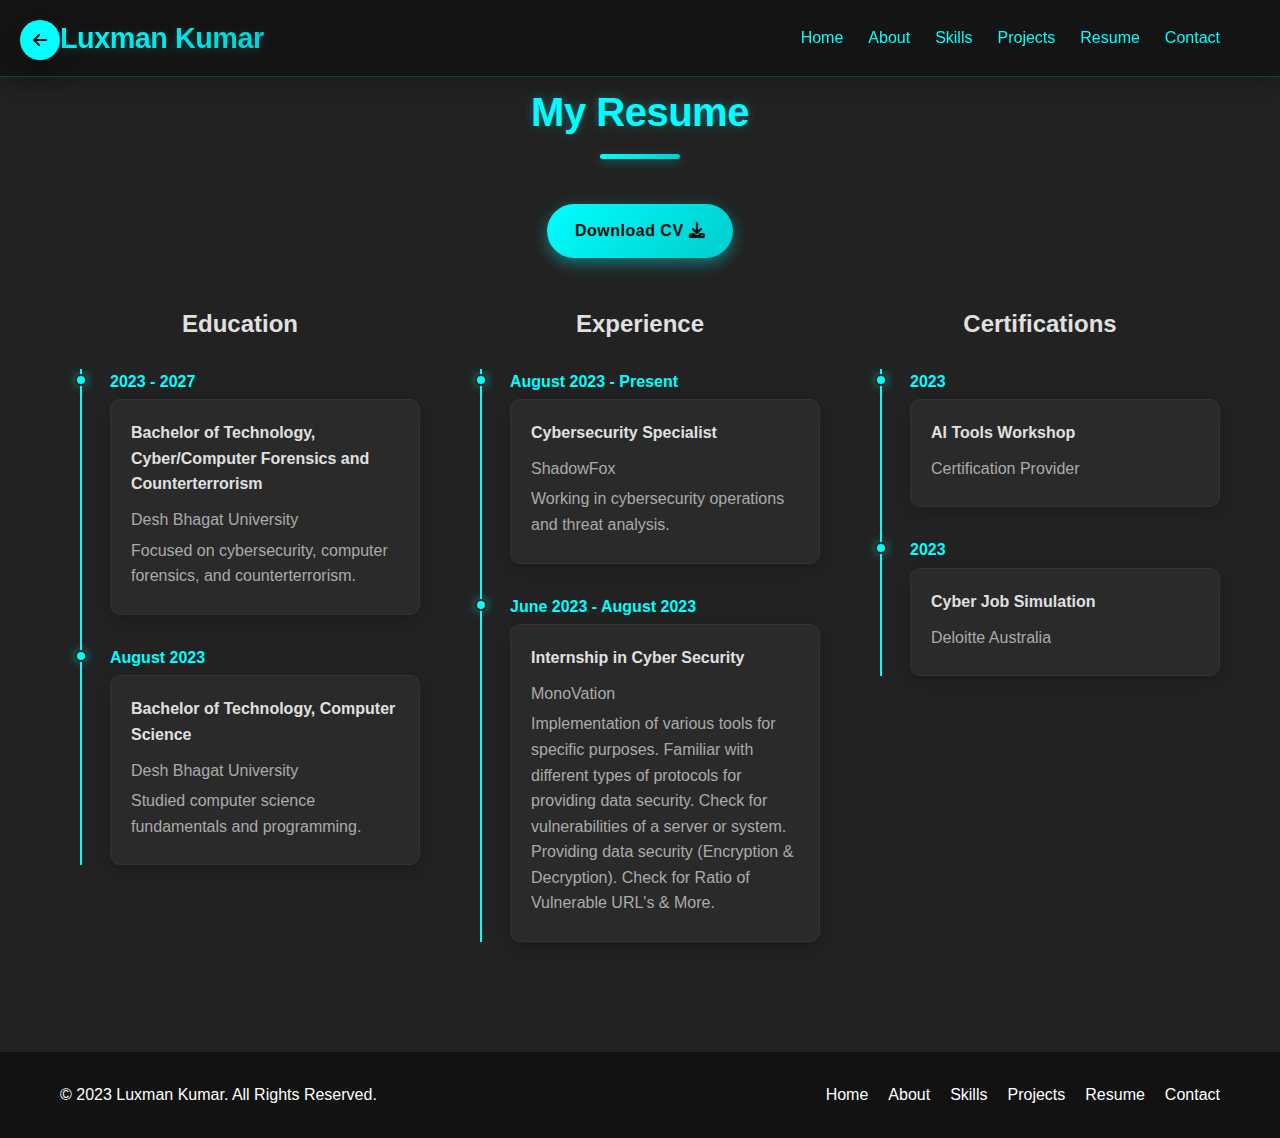
<file: task1/resume.html>
<!DOCTYPE html>
<html lang="en">
<head>
    <meta charset="UTF-8">
    <meta name="viewport" content="width=device-width, initial-scale=1.0">
    <title>Luxman Kumar - Resume</title>
    <link rel="stylesheet" href="styles.css">
    <link rel="stylesheet" href="https://cdnjs.cloudflare.com/ajax/libs/font-awesome/6.4.0/css/all.min.css">
    <style>
        .back-button {
            position: fixed;
            top: 20px;
            left: 20px;
            background-color: var(--primary-color);
            color: var(--dark-color);
            width: 40px;
            height: 40px;
            border-radius: 50%;
            display: flex;
            justify-content: center;
            align-items: center;
            box-shadow: var(--box-shadow);
            z-index: 1001;
            transition: var(--transition);
        }
        
        .back-button:hover {
            transform: scale(1.1);
            box-shadow: var(--box-shadow-hover);
        }
    </style>
</head>
<body>
    <!-- Back Button -->
    <a href="home.html" class="back-button">
        <i class="fas fa-arrow-left"></i>
    </a>

    <!-- Header Section -->
    <header>
        <div class="container">
            <nav>
                <div class="logo">Luxman Kumar</div>
                <ul class="nav-links">
                    <li><a href="home.html">Home</a></li>
                    <li><a href="about.html">About</a></li>
                    <li><a href="skills.html">Skills</a></li>
                    <li><a href="projects.html">Projects</a></li>
                    <li><a href="resume.html" class="active">Resume</a></li>
                    <li><a href="contact.html">Contact</a></li>
                </ul>
                <div class="hamburger">
                    <span></span>
                    <span></span>
                    <span></span>
                </div>
            </nav>
        </div>
    </header>

    <!-- Resume Section -->
    <section id="resume" class="resume">
        <div class="container">
            <h2 class="section-title">My Resume</h2>
            <div class="resume-content">
                <div class="resume-download">
                    <a href="#" class="btn primary-btn">Download CV <i class="fas fa-download"></i></a>
                </div>
                <div class="resume-sections">
                    <div class="resume-section">
                        <h3>Education</h3>
                        <div class="timeline">
                            <div class="timeline-item">
                                <div class="timeline-dot"></div>
                                <div class="timeline-date">2023 - 2027</div>
                                <div class="timeline-content">
                                    <h4>Bachelor of Technology, Cyber/Computer Forensics and Counterterrorism</h4>
                                    <p>Desh Bhagat University</p>
                                    <p>Focused on cybersecurity, computer forensics, and counterterrorism.</p>
                                </div>
                            </div>
                            <div class="timeline-item">
                                <div class="timeline-dot"></div>
                                <div class="timeline-date">August 2023</div>
                                <div class="timeline-content">
                                    <h4>Bachelor of Technology, Computer Science</h4>
                                    <p>Desh Bhagat University</p>
                                    <p>Studied computer science fundamentals and programming.</p>
                                </div>
                            </div>
                        </div>
                    </div>
                    <div class="resume-section">
                        <h3>Experience</h3>
                        <div class="timeline">
                            <div class="timeline-item">
                                <div class="timeline-dot"></div>
                                <div class="timeline-date">August 2023 - Present</div>
                                <div class="timeline-content">
                                    <h4>Cybersecurity Specialist</h4>
                                    <p>ShadowFox</p>
                                    <p>Working in cybersecurity operations and threat analysis.</p>
                                </div>
                            </div>
                            <div class="timeline-item">
                                <div class="timeline-dot"></div>
                                <div class="timeline-date">June 2023 - August 2023</div>
                                <div class="timeline-content">
                                    <h4>Internship in Cyber Security</h4>
                                    <p>MonoVation</p>
                                    <p>Implementation of various tools for specific purposes. Familiar with different types of protocols for providing data security. Check for vulnerabilities of a server or system. Providing data security (Encryption & Decryption). Check for Ratio of Vulnerable URL's & More.</p>
                                </div>
                            </div>
                        </div>
                    </div>
                    <div class="resume-section">
                        <h3>Certifications</h3>
                        <div class="timeline">
                            <div class="timeline-item">
                                <div class="timeline-dot"></div>
                                <div class="timeline-date">2023</div>
                                <div class="timeline-content">
                                    <h4>AI Tools Workshop</h4>
                                    <p>Certification Provider</p>
                                </div>
                            </div>
                            <div class="timeline-item">
                                <div class="timeline-dot"></div>
                                <div class="timeline-date">2023</div>
                                <div class="timeline-content">
                                    <h4>Cyber Job Simulation</h4>
                                    <p>Deloitte Australia</p>
                                </div>
                            </div>
                        </div>
                    </div>
                </div>
            </div>
        </div>
    </section>

    <!-- Footer -->
    <footer>
        <div class="container">
            <div class="footer-content">
                <p>&copy; 2023 Luxman Kumar. All Rights Reserved.</p>
                <div class="footer-links">
                    <a href="home.html">Home</a>
                    <a href="about.html">About</a>
                    <a href="skills.html">Skills</a>
                    <a href="projects.html">Projects</a>
                    <a href="resume.html">Resume</a>
                    <a href="contact.html">Contact</a>
                </div>
            </div>
        </div>
    </footer>

    <script src="script.js"></script>
</body>
</html>
</file>
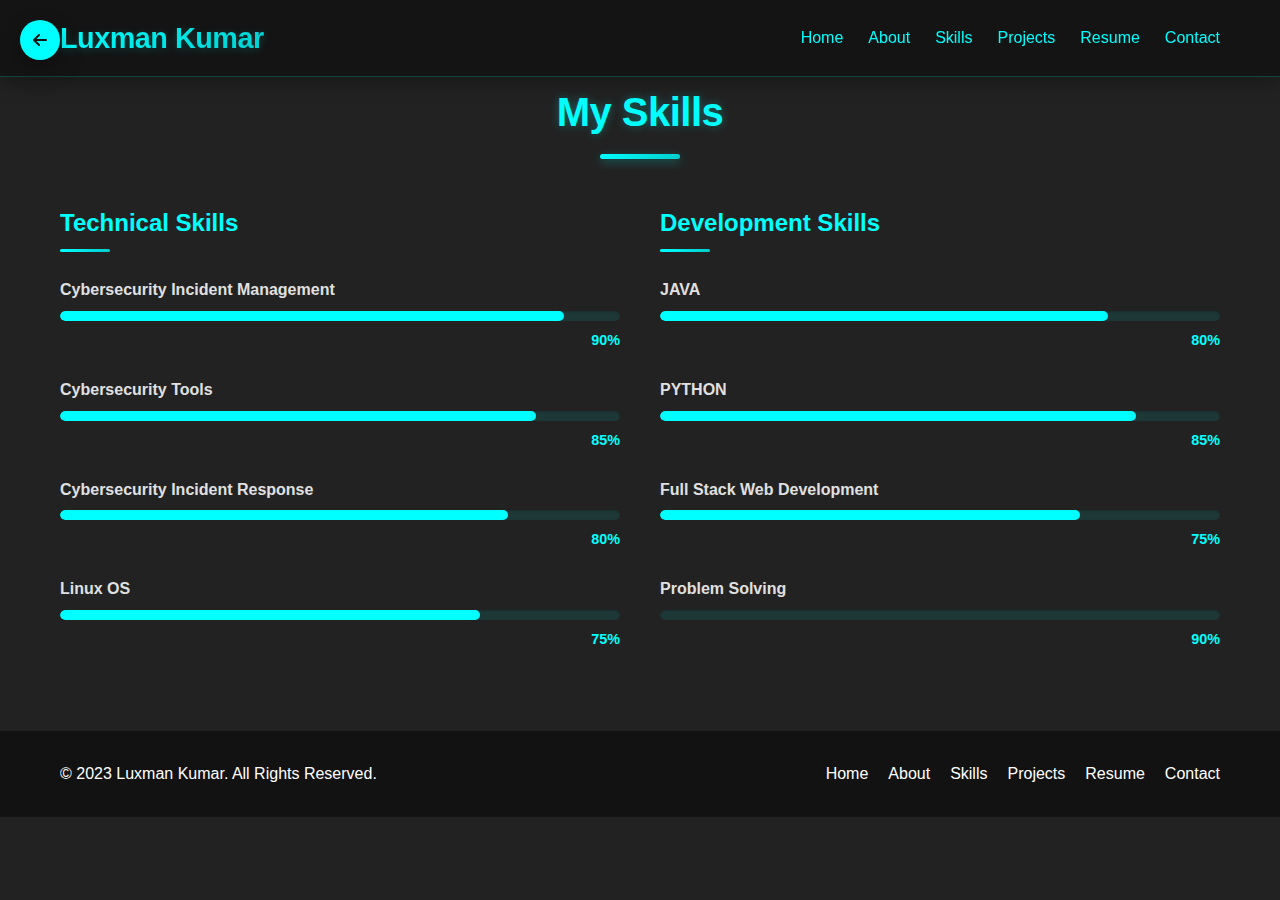
<file: task1/skills.html>
<!DOCTYPE html>
<html lang="en">
<head>
    <meta charset="UTF-8">
    <meta name="viewport" content="width=device-width, initial-scale=1.0">
    <title>Luxman Kumar - Skills</title>
    <link rel="stylesheet" href="styles.css">
    <link rel="stylesheet" href="https://cdnjs.cloudflare.com/ajax/libs/font-awesome/6.4.0/css/all.min.css">
    <style>
        .back-button {
            position: fixed;
            top: 20px;
            left: 20px;
            background-color: var(--primary-color);
            color: var(--dark-color);
            width: 40px;
            height: 40px;
            border-radius: 50%;
            display: flex;
            justify-content: center;
            align-items: center;
            box-shadow: var(--box-shadow);
            z-index: 1001;
            transition: var(--transition);
        }
        
        .back-button:hover {
            transform: scale(1.1);
            box-shadow: var(--box-shadow-hover);
        }
    </style>
</head>
<body>
    <!-- Back Button -->
    <a href="home.html" class="back-button">
        <i class="fas fa-arrow-left"></i>
    </a>

    <!-- Header Section -->
    <header>
        <div class="container">
            <nav>
                <div class="logo">Luxman Kumar</div>
                <ul class="nav-links">
                    <li><a href="home.html">Home</a></li>
                    <li><a href="about.html">About</a></li>
                    <li><a href="skills.html" class="active">Skills</a></li>
                    <li><a href="projects.html">Projects</a></li>
                    <li><a href="resume.html">Resume</a></li>
                    <li><a href="contact.html">Contact</a></li>
                </ul>
                <div class="hamburger">
                    <span></span>
                    <span></span>
                    <span></span>
                </div>
            </nav>
        </div>
    </header>

    <!-- Skills Section -->
    <section id="skills" class="skills">
        <div class="container">
            <h2 class="section-title">My Skills</h2>
            <div class="skills-container">
                <div class="skill-category">
                    <h3>Technical Skills</h3>
                    <div class="skill-items">
                        <div class="skill-item">
                            <div class="skill-name">Cybersecurity Incident Management</div>
                            <div class="skill-bar">
                                <div class="skill-level" style="width: 90%;"></div>
                            </div>
                            <div class="skill-percentage">90%</div>
                        </div>
                        <div class="skill-item">
                            <div class="skill-name">Cybersecurity Tools</div>
                            <div class="skill-bar">
                                <div class="skill-level" style="width: 85%;"></div>
                            </div>
                            <div class="skill-percentage">85%</div>
                        </div>
                        <div class="skill-item">
                            <div class="skill-name">Cybersecurity Incident Response</div>
                            <div class="skill-bar">
                                <div class="skill-level" style="width: 80%;"></div>
                            </div>
                            <div class="skill-percentage">80%</div>
                        </div>
                        <div class="skill-item">
                            <div class="skill-name">Linux OS</div>
                            <div class="skill-bar">
                                <div class="skill-level" style="width: 75%;"></div>
                            </div>
                            <div class="skill-percentage">75%</div>
                        </div>
                    </div>
                </div>
                <div class="skill-category">
                    <h3>Development Skills</h3>
                    <div class="skill-items">
                        <div class="skill-item">
                            <div class="skill-name">JAVA</div>
                            <div class="skill-bar">
                                <div class="skill-level" style="width: 80%;"></div>
                            </div>
                            <div class="skill-percentage">80%</div>
                        </div>
                        <div class="skill-item">
                            <div class="skill-name">PYTHON</div>
                            <div class="skill-bar">
                                <div class="skill-level" style="width: 85%;"></div>
                            </div>
                            <div class="skill-percentage">85%</div>
                        </div>
                        <div class="skill-item">
                            <div class="skill-name">Full Stack Web Development</div>
                            <div class="skill-bar">
                                <div class="skill-level" style="width: 75%;"></div>
                            </div>
                            <div class="skill-percentage">75%</div>
                        </div>
                        <div class="skill-item">
                            <div class="skill-name">Problem Solving</div>
                            <div class="skill-bar">
                                <div class="skill-level" style="width: 90%;"></div>
                            </div>
                            <div class="skill-percentage">90%</div>
                        </div>
                    </div>
                </div>
            </div>
        </div>
    </section>

    <!-- Footer -->
    <footer>
        <div class="container">
            <div class="footer-content">
                <p>&copy; 2023 Luxman Kumar. All Rights Reserved.</p>
                <div class="footer-links">
                    <a href="home.html">Home</a>
                    <a href="about.html">About</a>
                    <a href="skills.html">Skills</a>
                    <a href="projects.html">Projects</a>
                    <a href="resume.html">Resume</a>
                    <a href="contact.html">Contact</a>
                </div>
            </div>
        </div>
    </footer>

    <script src="script.js"></script>
</body>
</html>
</file>
<file: task2.o/css/style.css>
/* Main Stylesheet for Mumbai Indians Fan Website */

/* Base Styles */

:root {
    --primary-color: #004ba0; /* Mumbai Indians Blue */
    --secondary-color: #d1ab3e; /* Mumbai Indians Gold */
    --accent-color: #0078bc; /* Light Blue */
    --dark-color: #13294b; /* Dark Blue */
    --light-color: #f4f4f4; /* Light Gray */
    --text-color: #333; /* Dark Gray for Text */
    --white: #ffffff; /* White */
    --black: #000000; /* Black */
    --gray: #888888; /* Gray */
    --success: #28a745; /* Green */
    --danger: #dc3545; /* Red */
    --warning: #ffc107; /* Yellow */
    --info: #17a2b8; /* Cyan */
}

* {
    margin: 0;
    padding: 0;
    box-sizing: border-box;
}

body {
    font-family: 'Roboto', sans-serif;
    line-height: 1.6;
    color: var(--text-color);
    background-color: var(--white);
    overflow-x: hidden;
}

.container {
    width: 100%;
    max-width: 1200px;
    margin: 0 auto;
    padding: 0 15px;
}

a {
    text-decoration: none;
    color: var(--primary-color);
    transition: color 0.3s ease;
}

a:hover {
    color: var(--secondary-color);
}

img {
    max-width: 100%;
    height: auto;
    display: block;
}

ul {
    list-style: none;
}

.btn {
    display: inline-block;
    padding: 12px 25px;
    background-color: var(--primary-color);
    color: var(--white);
    border: none;
    border-radius: 5px;
    cursor: pointer;
    transition: all 0.3s ease;
    font-weight: 500;
    text-align: center;
}

.btn:hover {
    background-color: var(--secondary-color);
    transform: translateY(-3px);
    box-shadow: 0 5px 15px rgba(0, 0, 0, 0.1);
}

.btn-secondary {
    background-color: var(--secondary-color);
}

.btn-secondary:hover {
    background-color: var(--primary-color);
}

.btn-outline {
    background-color: transparent;
    border: 2px solid var(--primary-color);
    color: var(--primary-color);
}

.btn-outline:hover {
    background-color: var(--primary-color);
    color: var(--white);
}

.section {
    padding: 80px 0;
}

.section-title {
    text-align: center;
    margin-bottom: 50px;
}

.section-title h2 {
    font-size: 2.5rem;
    color: var(--primary-color);
    margin-bottom: 15px;
    position: relative;
    display: inline-block;
}

.section-title h2:after {
    content: '';
    position: absolute;
    bottom: -10px;
    left: 50%;
    transform: translateX(-50%);
    width: 80px;
    height: 3px;
    background-color: var(--secondary-color);
}

.section-title p {
    color: var(--gray);
    max-width: 700px;
    margin: 0 auto;
}


/* Header Styles */

header {
    background-color: var(--primary-color);
    color: var(--white);
    padding: 15px 0;
    position: fixed;
    width: 100%;
    top: 0;
    left: 0;
    z-index: 1000;
    box-shadow: 0 2px 10px rgba(0, 0, 0, 0.1);
    transition: all 0.3s ease;
}

header.scrolled {
    padding: 8px 0;
    background-color: rgba(0, 75, 160, 0.95);
    backdrop-filter: blur(5px);
}

header.scrolled .logo img {
    height: 40px;
}

header.scrolled .main-menu a {
    padding: 8px 12px;
}

header .container {
    display: flex;
    justify-content: space-between;
    align-items: center;
}

.logo {
    display: flex;
    align-items: center;
}

.logo img {
    height: 50px;
    margin-right: 10px;
}

nav {
    display: flex;
    align-items: center;
}

.main-menu {
    display: flex;
    list-style: none;
    margin: 0;
    padding: 0;
    justify-content: center;
    align-items: center;
}

.main-menu li {
    margin: 0 5px;
    position: relative;
}

.main-menu a {
    color: var(--white);
    font-weight: 500;
    padding: 10px 15px;
    border-radius: 25px;
    transition: all 0.3s ease;
    display: flex;
    align-items: center;
    justify-content: center;
    text-align: center;
    position: relative;
    overflow: hidden;
}

.main-menu a:before {
    content: '';
    position: absolute;
    bottom: 0;
    left: 50%;
    transform: translateX(-50%);
    width: 0;
    height: 3px;
    background-color: var(--secondary-color);
    transition: width 0.3s ease;
}

.main-menu a:hover {
    background-color: rgba(255, 255, 255, 0.1);
    color: var(--secondary-color);
    transform: translateY(-2px);
}

.main-menu a:hover:before {
    width: 80%;
}

.main-menu a.active {
    background-color: var(--secondary-color);
    color: var(--white);
    box-shadow: 0 4px 10px rgba(0, 0, 0, 0.15);
}

.main-menu a.active:before {
    width: 0;
}

.main-menu a i {
    margin-right: 5px;
    font-size: 16px;
}

.mobile-menu-btn {
    display: none;
    background: none;
    border: none;
    color: var(--white);
    font-size: 1.5rem;
    cursor: pointer;
    transition: color 0.3s ease;
}

.mobile-menu-btn:hover {
    color: var(--secondary-color);
}


/* Hero Section Styles */

.hero {
    height: 600px;
    position: relative;
    overflow: hidden;
    background: linear-gradient(rgba(0, 0, 0, 0.5), rgba(0, 0, 0, 0.5)), url('../images/team-photo.svg');
    background-size: cover;
    background-position: center;
    color: var(--white);
    display: flex;
    align-items: center;
    justify-content: center;
    text-align: center;
}

.hero-content {
    max-width: 800px;
    padding: 0 20px;
}

.hero h1 {
    font-size: 3.5rem;
    margin-bottom: 20px;
    text-shadow: 2px 2px 4px rgba(0, 0, 0, 0.5);
}

.hero p {
    font-size: 1.2rem;
    margin-bottom: 30px;
    text-shadow: 1px 1px 2px rgba(0, 0, 0, 0.5);
}

/* Team Section Styles */
.team-section {
    background-color: var(--white);
}

.team-info {
    display: grid;
    grid-template-columns: 1fr 1fr;
    gap: 40px;
    align-items: center;
}

.team-image img {
    border-radius: 10px;
    box-shadow: 0 5px 15px rgba(0, 0, 0, 0.1);
}

.team-description h3 {
    font-size: 2rem;
    margin-bottom: 20px;
    color: var(--primary-color);
}

.team-description p {
    margin-bottom: 20px;
    line-height: 1.8;
}

.team-achievements {
    margin-top: 30px;
    padding: 20px;
    background-color: var(--light-color);
    border-radius: 10px;
}

.team-achievements h4 {
    font-size: 1.3rem;
    margin-bottom: 15px;
    color: var(--dark-color);
}

.team-achievements ul {
    padding-left: 20px;
}

.team-achievements li {
    margin-bottom: 10px;
    position: relative;
    padding-left: 15px;
    list-style-type: none;
}

.team-achievements li:before {
    content: '•';
    position: absolute;
    left: 0;
    color: var(--secondary-color);
}

/* Contact Section Styles */
.contact-section {
    background-color: var(--light-color);
}

.contact-container {
    display: grid;
    grid-template-columns: 1fr 2fr;
    gap: 40px;
}

.contact-info h3 {
    font-size: 1.8rem;
    margin-bottom: 20px;
    color: var(--primary-color);
}

.contact-info p {
    margin-bottom: 15px;
    display: flex;
    align-items: center;
}

.contact-info i {
    margin-right: 10px;
    color: var(--primary-color);
    width: 20px;
}

.contact-info .social-icons {
    margin-top: 30px;
    display: flex;
    gap: 15px;
}

.contact-info .social-icons a {
    display: flex;
    align-items: center;
    justify-content: center;
    width: 40px;
    height: 40px;
    background-color: var(--primary-color);
    color: var(--white);
    border-radius: 50%;
    transition: all 0.3s ease;
}

.contact-info .social-icons a:hover {
    background-color: var(--secondary-color);
    transform: translateY(-3px);
}

.contact-form form {
    display: grid;
    gap: 20px;
}

.form-group input,
.form-group textarea {
    width: 100%;
    padding: 12px 15px;
    border: 1px solid #ddd;
    border-radius: 5px;
    font-family: inherit;
    font-size: 1rem;
}

.form-group textarea {
    height: 150px;
    resize: vertical;
}

/* Player Modal Styles */
.player-modal {
    display: none;
    position: fixed;
    top: 0;
    left: 0;
    width: 100%;
    height: 100%;
    background-color: rgba(0, 0, 0, 0.8);
    z-index: 1001;
    overflow-y: auto;
}

.player-modal-content {
    position: relative;
    background-color: var(--white);
    margin: 50px auto;
    padding: 30px;
    width: 80%;
    max-width: 800px;
    border-radius: 10px;
    box-shadow: 0 5px 15px rgba(0, 0, 0, 0.3);
}

.close-modal {
    position: absolute;
    top: 15px;
    right: 20px;
    font-size: 30px;
    color: var(--dark-color);
    cursor: pointer;
    transition: color 0.3s ease;
}

.close-modal:hover {
    color: var(--danger);
}

.player-details-content {
    padding: 20px 0;
}
    width:100%;
}

.slide {
    width: 100%;
    display: none;
}

.slide.current {
    display: block;
}

.hero .content {
    max-width: 800px;
    margin: 0 auto;
    padding: 0 20px;
}

.hero h1 {
    font-size: 3.5rem;
    margin-bottom: 20px;
    text-shadow: 2px 2px 4px rgba(0, 0, 0, 0.5);
    background: linear-gradient(90deg, #ffffff, #f0f0f0);
    -webkit-background-clip: text;
    -webkit-text-fill-color: transparent;
    animation: shimmer 2s infinite linear;
}

@keyframes shimmer {
    0% {
        background-position: -200px 0;
    }
    100% {
        background-position: 200px 0;
    }
}

.hero p {
    font-size: 1.2rem;
    margin-bottom: 30px;
    text-shadow: 1px 1px 2px rgba(0, 0, 0, 0.5);
}


/* Latest News Section Styles */

.latest-news {
    background-color: var(--white);
}

.news-grid {
    display: grid;
    grid-template-columns: repeat(auto-fill, minmax(350px, 1fr));
    gap: 30px;
}

.news-card {
    background-color: var(--white);
    border-radius: 8px;
    overflow: hidden;
    box-shadow: 0 5px 15px rgba(0, 0, 0, 0.1);
    transition: transform 0.3s ease, box-shadow 0.3s ease;
}

.news-card:hover {
    transform: translateY(-10px);
    box-shadow: 0 15px 30px rgba(0, 0, 0, 0.15);
}

.news-img img {
    width: 100%;
    height: 200px;
    object-fit: cover;
}

.news-content {
    padding: 20px;
}

.date {
    color: var(--gray);
    font-size: 0.9rem;
    display: block;
    margin-bottom: 10px;
}

.news-content h3 {
    font-size: 1.3rem;
    margin-bottom: 10px;
    color: var(--dark-color);
}

.news-content p {
    margin-bottom: 15px;
    color: var(--text-color);
}

.read-more {
    color: var(--primary-color);
    font-weight: 500;
    display: inline-block;
    position: relative;
}

.read-more::after {
    content: '→';
    margin-left: 5px;
    transition: margin-left 0.3s ease;
}

.read-more:hover::after {
    margin-left: 10px;
}

.view-all {
    text-align: center;
    margin-top: 40px;
}


/* Upcoming Matches Section Styles */

.upcoming-matches {
    background-color: var(--light-color);
}

.matches-slider {
    display: grid;
    grid-template-columns: repeat(auto-fill, minmax(350px, 1fr));
    gap: 30px;
}

.match-card {
    background-color: var(--white);
    border-radius: 8px;
    overflow: hidden;
    box-shadow: 0 5px 15px rgba(0, 0, 0, 0.1);
    padding: 20px;
    text-align: center;
    transition: transform 0.3s ease, box-shadow 0.3s ease;
}

.match-card:hover {
    transform: translateY(-10px);
    box-shadow: 0 15px 30px rgba(0, 0, 0, 0.15);
}

.match-teams {
    display: flex;
    justify-content: space-around;
    align-items: center;
    margin-bottom: 20px;
}

.team {
    display: flex;
    flex-direction: column;
    align-items: center;
}

.team img {
    width: 80px;
    height: 80px;
    object-fit: contain;
    margin-bottom: 10px;
}

.team span {
    font-weight: 700;
    font-size: 1.2rem;
    color: var(--dark-color);
}

.vs {
    font-size: 1.5rem;
    font-weight: 700;
    color: var(--secondary-color);
}

.match-info {
    margin-bottom: 20px;
}

.match-date,
.match-time,
.match-venue {
    margin-bottom: 5px;
}

.match-date {
    font-weight: 700;
    color: var(--dark-color);
}

.match-venue {
    color: var(--gray);
}


/* Team Highlights Section Styles */

.team-highlights {
    background-color: var(--primary-color);
    color: var(--white);
}

.team-highlights .section-title {
    color: var(--white);
}

.team-highlights .section-title::after {
    background-color: var(--white);
}

.stats-container {
    display: grid;
    grid-template-columns: repeat(auto-fill, minmax(200px, 1fr));
    gap: 30px;
}

.stat-card {
    background-color: rgba(255, 255, 255, 0.1);
    border-radius: 8px;
    padding: 30px 20px;
    text-align: center;
    transition: transform 0.3s ease, background-color 0.3s ease;
    position: relative;
    overflow: hidden;
}

.stat-card::before {
    content: '';
    position: absolute;
    top: -100%;
    left: 0;
    width: 100%;
    height: 100%;
    background: linear-gradient(to bottom, rgba(255, 255, 255, 0.2), transparent);
    transition: all 0.5s ease;
}

.stat-card:hover::before {
    top: 0;
}

.stat-card:hover {
    transform: translateY(-10px);
    background-color: rgba(255, 255, 255, 0.2);
}

.stat-icon {
    font-size: 2.5rem;
    margin-bottom: 15px;
    color: var(--secondary-color);
}

.stat-number {
    font-size: 2.5rem;
    font-weight: 700;
    margin-bottom: 10px;
    transition: all 0.3s ease;
    position: relative;
    text-shadow: 1px 1px 2px rgba(0, 0, 0, 0.2);
}

.stat-card:hover .stat-number {
    color: var(--secondary-color);
    transform: translateY(-2px);
}

.stat-number::after {
    content: '';
    position: absolute;
    bottom: -2px;
    left: 50%;
    width: 0;
    height: 2px;
    background-color: var(--white);
    transition: all 0.3s ease;
    transform: translateX(-50%);
}

.stat-card:hover .stat-number::after {
    width: 80%;
}

.stat-title {
    font-size: 1.1rem;
    text-transform: uppercase;
    letter-spacing: 1px;
}


/* Featured Players Section Styles */

.featured-players {
    background-color: var(--white);
}

.players-grid {
    display: grid;
    grid-template-columns: repeat(auto-fill, minmax(250px, 1fr));
    gap: 30px;
}

.player-card {
    background-color: var(--white);
    border-radius: 8px;
    overflow: hidden;
    box-shadow: 0 5px 15px rgba(0, 0, 0, 0.1);
    transition: transform 0.3s ease, box-shadow 0.3s ease;
}

.player-card:hover {
    transform: translateY(-10px);
    box-shadow: 0 15px 30px rgba(0, 0, 0, 0.15);
}

.player-img img {
    width: 100%;
    height: 300px;
    object-fit: cover;
}

.player-info {
    padding: 20px;
    text-align: center;
}

.player-info h3 {
    font-size: 1.3rem;
    margin-bottom: 5px;
    color: var(--primary-color);
    text-shadow: 1px 1px 2px rgba(0, 0, 0, 0.1);
    transition: color 0.3s ease, transform 0.3s ease;
    position: relative;
    display: inline-block;
}

.player-info h3::after {
    content: '';
    position: absolute;
    bottom: -5px;
    left: 0;
    width: 0;
    height: 3px;
    background: linear-gradient(90deg, var(--primary-color), var(--secondary-color));
    transition: width 0.5s ease;
}

.player-info:hover h3::after {
    width: 100%;
}

.player-card:hover .player-info h3 {
    color: #003b7a;
    transform: scale(1.05);
}

.player-role {
    color: var(--secondary-color);
    margin-bottom: 15px;
    font-size: 0.9rem;
    font-weight: 500;
    transition: all 0.3s ease;
}

.player-card:hover .player-role {
    color: #ff6b00;
    letter-spacing: 0.5px;
}


/* Fan Zone Section Styles */

.fan-zone {
    background-color: var(--light-color);
}

.fan-zone-content {
    display: grid;
    grid-template-columns: 1fr 1fr;
    gap: 50px;
    align-items: center;
}

.fan-zone-text h3 {
    font-size: 2rem;
    margin-bottom: 20px;
    color: var(--dark-color);
}

.fan-zone-text p {
    margin-bottom: 30px;
    font-size: 1.1rem;
}

.fan-zone-img img {
    border-radius: 8px;
    box-shadow: 0 10px 30px rgba(0, 0, 0, 0.2);
}


/* Sponsors Section Styles */

.sponsors {
    background-color: var(--white);
    padding: 60px 0;
}

.sponsors-grid {
    display: grid;
    grid-template-columns: repeat(auto-fill, minmax(200px, 1fr));
    gap: 30px;
    align-items: center;
}

.sponsor-logo {
    display: flex;
    justify-content: center;
    align-items: center;
    padding: 20px;
    filter: grayscale(100%);
    opacity: 0.7;
    transition: all 0.3s ease;
}

.sponsor-logo:hover {
    filter: grayscale(0%);
    opacity: 1;
}

.sponsor-logo img {
    max-height: 80px;
}


/* Team Achievements Section */
.achievements-grid {
    display: grid;
    grid-template-columns: repeat(3, 1fr);
    gap: 30px;
    margin-top: 40px;
}

.achievement-card {
    background-color: #fff;
    border-radius: 10px;
    box-shadow: 0 5px 15px rgba(0, 0, 0, 0.1);
    padding: 30px;
    text-align: center;
    transition: transform 0.3s ease;
}

.achievement-card:hover {
    transform: translateY(-10px);
}

.achievement-icon {
    font-size: 40px;
    color: #004ba0;
    margin-bottom: 20px;
}

.achievement-card h3 {
    font-size: 20px;
    margin-bottom: 10px;
    color: #333;
}

.achievement-card p {
    color: #666;
}

/* Visualization Sections */
.achievements-visualization,
.championships-visualization,
.history-visualization,
.stadium-visualization,
.management-visualization {
    margin-top: 50px;
    background-color: #fff;
    border-radius: 10px;
    box-shadow: 0 5px 15px rgba(0, 0, 0, 0.1);
    padding: 30px;
    text-align: center;
}

.visualization-title {
    font-size: 22px;
    color: #004ba0;
    margin-bottom: 20px;
}

.achievement-visualization-img,
.championships-visualization-img,
.history-visualization-img,
.stadium-visualization-img,
.management-visualization-img {
    max-width: 100%;
    height: auto;
    margin-bottom: 15px;
    border-radius: 5px;
}

.visualization-caption {
    font-size: 16px;
    color: #666;
    font-style: italic;
}

/* Players Section Styles */
.players-section {
    background-color: var(--light-color);
}

.players-grid {
    display: grid;
    grid-template-columns: repeat(4, 1fr);
    gap: 30px;
}

.player-card {
    background-color: var(--white);
    border-radius: 10px;
    overflow: hidden;
    box-shadow: 0 5px 15px rgba(0, 0, 0, 0.1);
    transition: all 0.3s ease;
    cursor: pointer;
}

.player-card:hover {
    transform: translateY(-10px);
    box-shadow: 0 15px 30px rgba(0, 0, 0, 0.2);
}

.player-image {
    height: 250px;
    overflow: hidden;
    position: relative;
}

.player-image img {
    width: 100%;
    height: 100%;
    object-fit: cover;
    transition: transform 0.5s ease;
}

.player-card:hover .player-image img {
    transform: scale(1.1);
}

.player-info {
    padding: 20px;
    text-align: center;
}

.player-name {
    font-size: 1.3rem;
    font-weight: 600;
    margin-bottom: 10px;
    color: var(--primary-color);
}

.player-role {
    color: var(--secondary-color);
    font-weight: 500;
    margin-bottom: 10px;
}

.player-country {
    color: var(--gray);
    font-size: 0.9rem;
    margin-bottom: 15px;
}

.player-stats {
    display: flex;
    justify-content: space-around;
    border-top: 1px solid #eee;
    padding-top: 15px;
}

.stat {
    display: flex;
    flex-direction: column;
    align-items: center;
}

.stat-value {
    font-size: 1.2rem;
    font-weight: 700;
    color: var(--dark-color);
}

.stat-label {
    font-size: 0.8rem;
    color: var(--gray);
}

/* Footer Styles */
.footer {
    background-color: var(--dark-color);
    color: var(--white);
    padding: 60px 0 20px;
}

.footer-container {
    display: grid;
    grid-template-columns: repeat(4, 1fr);
    gap: 30px;
}

.footer-column h3 {
    font-size: 1.3rem;
    margin-bottom: 20px;
    color: var(--secondary-color);
    position: relative;
    padding-bottom: 10px;
}

.footer-column h3::after {
    content: '';
    position: absolute;
    bottom: 0;
    left: 0;
    width: 50px;
    height: 2px;
    background-color: var(--secondary-color);
}

.footer-links li {
    margin-bottom: 10px;
}

.footer-links a {
    color: var(--light-color);
    transition: all 0.3s ease;
}

.footer-links a:hover {
    color: var(--secondary-color);
    padding-left: 5px;
}

.contact-info p {
    margin-bottom: 15px;
    display: flex;
    align-items: flex-start;
}

.contact-info i {
    margin-right: 10px;
    color: var(--secondary-color);
}

.social-icons {
    display: flex;
    gap: 15px;
    margin-top: 20px;
}

.social-icons a {
    display: flex;
    align-items: center;
    justify-content: center;
    width: 40px;
    height: 40px;
    background-color: rgba(255, 255, 255, 0.1);
    border-radius: 50%;
    color: var(--white);
    transition: all 0.3s ease;
}

.social-icons a:hover {
    background-color: var(--secondary-color);
    transform: translateY(-5px);
}

.newsletter-form {
    margin-top: 20px;
}

.newsletter-form input {
    width: 100%;
    padding: 12px;
    border: none;
    background-color: rgba(255, 255, 255, 0.1);
    color: var(--white);
    border-radius: 5px;
    margin-bottom: 10px;
}

.newsletter-form input::placeholder {
    color: rgba(255, 255, 255, 0.5);
}

.newsletter-form button {
    width: 100%;
    padding: 12px;
    background-color: var(--secondary-color);
    color: var(--white);
    border: none;
    border-radius: 5px;
    cursor: pointer;
    transition: all 0.3s ease;
}

.newsletter-form button:hover {
    background-color: var(--primary-color);
}

.footer-bottom {
    margin-top: 40px;
    padding-top: 20px;
    border-top: 1px solid rgba(255, 255, 255, 0.1);
    text-align: center;
    font-size: 0.9rem;
    color: rgba(255, 255, 255, 0.7);
}

.footer-bottom a {
    color: var(--secondary-color);
}

/* Scroll to Top Button */
.scroll-to-top {
    position: fixed;
    bottom: 20px;
    right: 20px;
    width: 40px;
    height: 40px;
    background-color: var(--primary-color);
    color: var(--white);
    border-radius: 50%;
    display: flex;
    align-items: center;
    justify-content: center;
    cursor: pointer;
    opacity: 0;
    visibility: hidden;
    transition: all 0.3s ease;
    z-index: 999;
}

.scroll-to-top.active {
    opacity: 1;
    visibility: visible;
}

.scroll-to-top:hover {
    background-color: var(--secondary-color);
    transform: translateY(-5px);
}

/* Preloader */
.preloader {
    position: fixed;
    top: 0;
    left: 0;
    width: 100%;
    height: 100%;
    background-color: var(--white);
    display: flex;
    align-items: center;
    justify-content: center;
    z-index: 9999;
    transition: opacity 0.5s ease, visibility 0.5s ease;
}

.preloader.fade-out {
    opacity: 0;
    visibility: hidden;
}

.spinner {
    width: 60px;
    height: 60px;
    border: 5px solid var(--light-color);
    border-top: 5px solid var(--primary-color);
    border-radius: 50%;
    animation: spin 1s linear infinite;
}

@keyframes spin {
    0% { transform: rotate(0deg); }
    100% { transform: rotate(360deg); }
}
    background-color: var(--dark-color);
    color: var(--white);
    padding: 60px 0 20px;
}

.footer-container {
    display: grid;
    grid-template-columns: repeat(4, 1fr);
    gap: 30px;
}

.footer-column h3 {
    font-size: 1.3rem;
    margin-bottom: 20px;
    color: var(--secondary-color);
    position: relative;
    padding-bottom: 10px;
}

.footer-column h3::after {
    content: '';
    position: absolute;
    bottom: 0;
    left: 0;
    width: 50px;
    height: 2px;
    background-color: var(--secondary-color);
}

.footer-links li {
    margin-bottom: 10px;
}

.footer-links a {
    color: var(--light-color);
    transition: all 0.3s ease;
}

.footer-links a:hover {
    color: var(--secondary-color);
    padding-left: 5px;
}

.contact-info p {
    margin-bottom: 15px;
    display: flex;
    align-items: flex-start;
}

.contact-info i {
    margin-right: 10px;
    color: var(--secondary-color);
}

.social-icons {
    display: flex;
    gap: 15px;
    margin-top: 20px;
}

.social-icons a {
    display: flex;
    align-items: center;
    justify-content: center;
    width: 40px;
    height: 40px;
    background-color: rgba(255, 255, 255, 0.1);
    border-radius: 50%;
    color: var(--white);
    transition: all 0.3s ease;
}

.social-icons a:hover {
    background-color: var(--secondary-color);
    transform: translateY(-5px);
}

.newsletter-form {
    margin-top: 20px;
}

.newsletter-form input {
    width: 100%;
    padding: 12px;
    border: none;
    background-color: rgba(255, 255, 255, 0.1);
    color: var(--white);
    border-radius: 5px;
    margin-bottom: 10px;
}

.newsletter-form input::placeholder {
    color: rgba(255, 255, 255, 0.5);
}

.newsletter-form button {
    width: 100%;
    padding: 12px;
    background-color: var(--secondary-color);
    color: var(--white);
    border: none;
    border-radius: 5px;
    cursor: pointer;
    transition: all 0.3s ease;
}

.newsletter-form button:hover {
    background-color: var(--primary-color);
}

.footer-bottom {
    margin-top: 40px;
    padding-top: 20px;
    border-top: 1px solid rgba(255, 255, 255, 0.1);
    text-align: center;
    font-size: 0.9rem;
    color: rgba(255, 255, 255, 0.7);
}

.footer-bottom a {
    color: var(--secondary-color);
}

/* Responsive Styles */
@media (max-width: 1200px) {
    .container {
        max-width: 960px;
    }
    
    .players-grid {
        grid-template-columns: repeat(3, 1fr);
    }
}

@media (max-width: 992px) {
    .container {
        max-width: 720px;
    }
    
    .hero h1 {
        font-size: 3rem;
    }
    
    .news-grid {
        grid-template-columns: repeat(2, 1fr);
    }
    
    .players-grid {
        grid-template-columns: repeat(2, 1fr);
    }
    
    .team-info {
        grid-template-columns: 1fr;
    }
    
    .contact-container {
        grid-template-columns: 1fr;
    }
    
    .footer-container {
        grid-template-columns: repeat(2, 1fr);
    }
}

@media (max-width: 768px) {
    .container {
        max-width: 540px;
    }
    
    .mobile-menu-btn {
        display: block;
    }
    
    .main-menu {
        position: fixed;
        top: var(--header-height);
        left: -100%;
        width: 80%;
        height: calc(100vh - var(--header-height));
        background-color: var(--primary-color);
        flex-direction: column;
        align-items: center;
        padding: 40px 0;
        transition: all 0.4s ease;
        z-index: 999;
        box-shadow: 2px 0 10px rgba(0, 0, 0, 0.2);
        overflow-y: auto;
    }
    
    header.scrolled .main-menu {
        top: 60px;
    }
    
    .main-menu.active {
        left: 0;
    }
    
    .main-menu li {
        margin: 15px 0;
        width: 100%;
        text-align: center;
    }
    
    .main-menu a i {
        width: 25px;
        text-align: center;
        margin-right: 10px;
    }
    
    .hero h1 {
        font-size: 2.5rem;
    }
    
    .hero p {
        font-size: 1rem;
    }
    
    .news-grid {
        grid-template-columns: 1fr;
    }
    
    .match-teams {
        flex-direction: column;
        gap: 20px;
    }
    
    .team {
        width: 100%;
    }
    
    .vs {
        margin: 10px 0;
    }
    
    .countdown {
        flex-wrap: wrap;
    }
}

@media (max-width: 576px) {
    .section {
        padding: 60px 0;
    }
    
    .section-title h2 {
        font-size: 2rem;
    }
    
    .hero {
        height: 500px;
    }
    
    .hero h1 {
        font-size: 2rem;
    }
    
    .footer-container {
        grid-template-columns: 1fr;
    }
    
    .player-image {
        height: 200px;
    }
}

footer {
    background-color: var(--dark-color);
    color: var(--white);
    padding-top: 60px;
}

.footer-content {
    display: grid;
    grid-template-columns: repeat(auto-fill, minmax(250px, 1fr));
    gap: 40px;
    margin-bottom: 40px;
}

.footer-logo img {
    height: 60px;
    margin-bottom: 15px;
}

.footer-logo p {
    color: var(--gray);
}

.footer-links h3,
.footer-contact h3,
.footer-social h3 {
    font-size: 1.2rem;
    margin-bottom: 20px;
    position: relative;
    padding-bottom: 10px;
}

.footer-links h3::after,
.footer-contact h3::after,
.footer-social h3::after {
    content: '';
    position: absolute;
    bottom: 0;
    left: 0;
    width: 50px;
    height: 2px;
    background-color: var(--secondary-color);
}

.footer-links ul li {
    margin-bottom: 10px;
}

.footer-links a {
    color: var(--gray);
    transition: color 0.3s ease;
}

.footer-links a:hover {
    color: var(--secondary-color);
}

.footer-contact p {
    margin-bottom: 10px;
    color: var(--gray);
}

.footer-contact i {
    margin-right: 10px;
    color: var(--secondary-color);
}

.social-icons {
    display: flex;
    margin-bottom: 20px;
}

.social-icons a {
    display: flex;
    justify-content: center;
    align-items: center;
    width: 40px;
    height: 40px;
    background-color: rgba(255, 255, 255, 0.1);
    border-radius: 50%;
    margin-right: 10px;
    color: var(--white);
    transition: all 0.3s ease;
}

.social-icons a:hover {
    background-color: var(--secondary-color);
    color: var(--dark-color);
    transform: translateY(-3px);
}

.newsletter h3 {
    margin-top: 20px;
}

.newsletter form {
    display: flex;
}

.newsletter input {
    flex: 1;
    padding: 10px;
    border: none;
    border-radius: 5px 0 0 5px;
    outline: none;
}

.newsletter button {
    background-color: var(--secondary-color);
    color: var(--dark-color);
    border: none;
    padding: 10px 15px;
    border-radius: 0 5px 5px 0;
    cursor: pointer;
    font-weight: 500;
    transition: background-color 0.3s ease;
}

.newsletter button:hover {
    background-color: var(--white);
}

.footer-bottom {
    border-top: 1px solid rgba(255, 255, 255, 0.1);
    padding: 20px 0;
    display: flex;
    justify-content: space-between;
    align-items: center;
    flex-wrap: wrap;
}

.footer-bottom p {
    color: var(--gray);
}

.footer-bottom-links a {
    color: var(--gray);
    margin-left: 20px;
    transition: color 0.3s ease;
}

.footer-bottom-links a:hover {
    color: var(--secondary-color);
}
</file>
<file: task1/styles.css>
/* Global Styles */
:root {
    --primary-color: #00FFFF; /* Cyan accent color */
    --primary-rgb: 0, 255, 255;
    --secondary-color: #00CCCC;
    --secondary-rgb: 0, 204, 204;
    --accent-color: #FFA500; /* Orange accent color */
    --accent-rgb: 255, 165, 0;
    --dark-color: #121212;
    --dark-color-lighter: #1E1E1E;
    --dark-color-lightest: #2D2D2D;
    --light-color: #E0E0E0;
    --success-color: #10b981;
    --danger-color: #ef4444;
    --bg-color: #222222; /* Simplified dark background */
    --bg-color-alt: #2A2A2A;
    --text-color: #E0E0E0; /* Light text for dark background */
    --text-color-light: #AAAAAA;
    --card-bg: #2A2A2A;
    --border-color: #333333;
    --input-bg: #333333;
    --gradient-primary: linear-gradient(135deg, var(--primary-color), var(--secondary-color));
    --gradient-accent: linear-gradient(135deg, var(--accent-color), var(--secondary-color));
    --gradient-success: linear-gradient(135deg, var(--success-color), #059669);
    --box-shadow: 0 10px 25px rgba(0, 0, 0, 0.3);
    --box-shadow-hover: 0 20px 40px rgba(0, 0, 0, 0.5);
    --box-shadow-glow: 0 0 15px rgba(var(--primary-rgb), 0.5);
    --transition: all 0.3s cubic-bezier(0.25, 0.8, 0.25, 1);
    --border-radius: 12px;
    --card-shadow: 0 5px 15px rgba(0, 0, 0, 0.2);
    --card-shadow-hover: 0 15px 30px rgba(0, 0, 0, 0.3);
}

* {
    margin: 0;
    padding: 0;
    box-sizing: border-box;
}

html {
    scroll-behavior: smooth;
}

body {
    font-family: 'Segoe UI', Tahoma, Geneva, Verdana, sans-serif;
    line-height: 1.6;
    color: var(--text-color);
    background-color: var(--bg-color);
    overflow-x: hidden;
    position: relative;
    /* Simplified background with no gradients */
}

a {
    text-decoration: none;
    color: var(--primary-color);
    transition: var(--transition);
}

ul {
    list-style: none;
}

img {
    max-width: 100%;
    height: auto;
    display: block;
}

.container {
    max-width: 1200px;
    margin: 0 auto;
    padding: 0 20px;
}

section {
    padding: 80px 0;
}

.section-title {
    text-align: center;
    margin-bottom: 60px;
    font-size: 2.5rem;
    position: relative;
    animation: fadeInUp 1s ease-out;
    color: var(--primary-color);
    font-weight: 700;
    letter-spacing: -0.5px;
    text-shadow: 0 0 10px rgba(var(--primary-rgb), 0.3);
}

.section-title::after {
    content: '';
    position: absolute;
    bottom: -15px;
    left: 50%;
    transform: translateX(-50%);
    width: 80px;
    height: 5px;
    background: var(--gradient-primary);
    border-radius: var(--border-radius);
    box-shadow: 0 3px 10px rgba(var(--primary-rgb), 0.3);
}

.btn {
    display: inline-block;
    padding: 14px 28px;
    border-radius: 50px;
    font-weight: 600;
    cursor: pointer;
    transition: var(--transition);
    text-align: center;
    position: relative;
    overflow: hidden;
    z-index: 1;
    letter-spacing: 0.5px;
    box-shadow: 0 4px 15px rgba(0, 0, 0, 0.3);
}

.btn::before {
    content: '';
    position: absolute;
    top: 0;
    left: 0;
    width: 0%;
    height: 100%;
    background-color: rgba(255, 255, 255, 0.2);
    transition: all 0.5s cubic-bezier(0.25, 0.8, 0.25, 1);
    z-index: -1;
    transform: skewX(-15deg);
}

.btn:hover::before {
    width: 120%;
}

.primary-btn {
    background: var(--gradient-primary);
    color: var(--dark-color);
    border: none;
    box-shadow: 0 5px 15px rgba(var(--primary-rgb), 0.4);
    text-shadow: 0 1px 1px rgba(0, 0, 0, 0.1);
}

.primary-btn:hover {
    transform: translateY(-5px);
    box-shadow: 0 8px 25px rgba(var(--primary-rgb), 0.5);
}

.secondary-btn {
    background-color: transparent;
    color: var(--primary-color);
    border: 2px solid var(--primary-color);
    position: relative;
    z-index: 1;
}

.secondary-btn:hover {
    background-color: var(--primary-color);
    color: white;
    transform: translateY(-3px);
    box-shadow: var(--box-shadow);
}

.small-btn {
    padding: 8px 15px;
    font-size: 0.9rem;
}

.highlight {
    color: var(--primary-color);
}

/* Header Styles */
header {
    position: fixed;
    top: 0;
    left: 0;
    width: 100%;
    background-color: rgba(18, 18, 18, 0.85);
    backdrop-filter: blur(15px);
    -webkit-backdrop-filter: blur(15px);
    box-shadow: 0 5px 20px rgba(0, 0, 0, 0.3);
    z-index: 1000;
    padding: 15px 0;
    transition: var(--transition);
    border-bottom: 1px solid rgba(var(--primary-rgb), 0.2);
}

header.scrolled {
    padding: 10px 0;
    background-color: rgba(18, 18, 18, 0.95);
    box-shadow: 0 5px 20px rgba(0, 0, 0, 0.5), 0 0 10px rgba(var(--primary-rgb), 0.1);
}

nav {
    display: flex;
    justify-content: space-between;
    align-items: center;
}

.logo {
    font-size: 1.8rem;
    font-weight: 800;
    background: var(--gradient-primary);
    -webkit-background-clip: text;
    background-clip: text;
    color: transparent;
    transition: var(--transition);
    position: relative;
    letter-spacing: -0.5px;
    text-shadow: 0 2px 10px rgba(var(--primary-rgb), 0.2);
}

.logo::after {
    content: '';
    position: absolute;
    bottom: -5px;
    left: 0;
    width: 0;
    height: 3px;
    background: var(--gradient-primary);
    transition: var(--transition);
    border-radius: 3px;
    box-shadow: 0 2px 5px rgba(var(--primary-rgb), 0.3);
}

.logo:hover::after {
    width: 100%;
}

.nav-links {
    display: flex;
    gap: 25px;
}

.nav-links a {
    font-weight: 500;
    position: relative;
}

.nav-links a:hover {
    color: var(--primary-color);
}

.nav-links a::after {
    content: '';
    position: absolute;
    bottom: -5px;
    left: 0;
    width: 0;
    height: 2px;
    background: var(--gradient-primary);
    transition: var(--transition);
    transform-origin: left;
    border-radius: 2px;
    box-shadow: 0 2px 5px rgba(var(--primary-rgb), 0.2);
}

.nav-links a:hover::after {
    width: 100%;
}

.hamburger {
    display: none;
    cursor: pointer;
    flex-direction: column;
    gap: 5px;
}

.hamburger span {
    display: block;
    width: 25px;
    height: 3px;
    background-color: var(--primary-color);
    transition: var(--transition);
}

/* Hero Section */
.hero {
    padding-top: 150px;
    padding-bottom: 100px;
    background: linear-gradient(135deg, var(--dark-color) 0%, var(--dark-color-lighter) 100%);
    position: relative;
    overflow: hidden;
}

.hero::before {
    content: '';
    position: absolute;
    top: -100px;
    right: -100px;
    width: 500px;
    height: 500px;
    border-radius: 50%;
    background: radial-gradient(circle, rgba(var(--primary-rgb), 0.15) 0%, rgba(var(--primary-rgb), 0) 70%);
    z-index: 0;
    animation: float 10s ease-in-out infinite;
    transition: transform 0.5s ease;
    filter: blur(40px);
}

.hero::after {
    content: '';
    position: absolute;
    bottom: -150px;
    left: -150px;
    width: 600px;
    height: 600px;
    border-radius: 50%;
    background: radial-gradient(circle, rgba(var(--accent-rgb), 0.15) 0%, rgba(var(--accent-rgb), 0) 70%);
    filter: blur(40px);
    z-index: 0;
    animation: float 15s ease-in-out infinite reverse;
}

/* Technology Animation Elements */
.tech-animation {
    position: absolute;
    width: 100%;
    height: 100%;
    top: 0;
    left: 0;
    overflow: hidden;
    z-index: 0;
    opacity: 0.5;
}

.tech-particle {
    position: absolute;
    width: 2px;
    height: 2px;
    background-color: var(--primary-color);
    border-radius: 50%;
    box-shadow: 0 0 10px 2px rgba(var(--primary-rgb), 0.8);
    animation: float 15s infinite linear;
}

.tech-line {
    position: absolute;
    width: 100px;
    height: 1px;
    background: linear-gradient(90deg, transparent, var(--primary-color), transparent);
    animation: techLineFade 8s infinite ease-in-out;
    transform-origin: center;
}

.tech-grid {
    position: absolute;
    width: 100%;
    height: 100%;
    background-image: 
        linear-gradient(rgba(var(--primary-rgb), 0.1) 1px, transparent 1px),
        linear-gradient(90deg, rgba(var(--primary-rgb), 0.1) 1px, transparent 1px);
    background-size: 50px 50px;
    opacity: 0.1;
    animation: pulse 4s infinite ease-in-out;
    transition: transform 0.5s ease;
}

.hero .container {
    display: flex;
    align-items: center;
    justify-content: space-between;
    gap: 50px;
}

.hero-content {
    flex: 1;
    animation: fadeInLeft 1s ease-out;
    position: relative;
    z-index: 1;
}

.hero-content h1 {
    font-size: 3.5rem;
    margin-bottom: 15px;
    line-height: 1.2;
    position: relative;
    display: inline-block;
}

.hero-content h1::after {
    content: '';
    position: absolute;
    bottom: -5px;
    left: 0;
    width: 100%;
    height: 2px;
    background: var(--gradient-primary);
    transform: scaleX(0);
    transform-origin: right;
    transition: transform 0.5s ease;
}

.hero-content:hover h1::after {
    transform: scaleX(1);
    transform-origin: left;
}

.hero-content h2 {
    font-size: 1.8rem;
    background: var(--gradient-accent);
    -webkit-background-clip: text;
    background-clip: text;
    color: transparent;
    margin-bottom: 20px;
    font-weight: 500;
    animation: fadeIn 1.5s ease-out;
}

.hero-content p {
    font-size: 1.1rem;
    margin-bottom: 30px;
    color: var(--secondary-color);
    animation: fadeIn 2s ease-out;
}

.cta-buttons {
    display: flex;
    gap: 15px;
    margin-bottom: 30px;
}

.social-icons {
    display: flex;
    gap: 15px;
}

.social-icons a {
    display: flex;
    align-items: center;
    justify-content: center;
    width: 40px;
    height: 40px;
    border-radius: 50%;
    background-color: var(--light-color);
    color: var(--primary-color);
    font-size: 1.2rem;
    transition: var(--transition);
    box-shadow: var(--box-shadow);
}

.social-icons a:hover {
    background-color: var(--primary-color);
    color: white;
    transform: translateY(-3px);
}

.hero-image {
    flex: 1;
    display: flex;
    justify-content: center;
    align-items: center;
    animation: fadeInRight 1s ease-out;
    position: relative;
}

.profile-placeholder {
    width: 320px;
    height: 320px;
    border-radius: 50%;
    background: linear-gradient(135deg, var(--bg-color-alt) 0%, #e2e8f0 100%);
    display: flex;
    justify-content: center;
    align-items: center;
    font-size: 1.2rem;
    color: var(--secondary-color);
    box-shadow: var(--box-shadow);
    position: relative;
    overflow: hidden;
    transition: transform 0.5s cubic-bezier(0.25, 0.8, 0.25, 1), box-shadow 0.5s ease;
    animation: float 6s ease-in-out infinite;
}

.profile-placeholder img {
    width: 100%;
    height: 100%;
    object-fit: cover;
    border-radius: 50%;
}

.profile-placeholder::before {
    content: '';
    position: absolute;
    top: -10px;
    left: -10px;
    right: -10px;
    bottom: -10px;
    border-radius: 50%;
    border: 3px solid transparent;
    background: linear-gradient(135deg, var(--primary-color), var(--accent-color)) border-box;
    -webkit-mask: linear-gradient(#fff 0 0) padding-box, linear-gradient(#fff 0 0);
    mask: linear-gradient(#fff 0 0) padding-box, linear-gradient(#fff 0 0);
    -webkit-mask-composite: xor;
    mask-composite: exclude;
    opacity: 0;
    transition: opacity 0.5s ease, transform 0.5s ease;
    animation: pulse 3s ease-in-out infinite;
}

.hero-image:hover .profile-placeholder {
    transform: scale(1.05);
    box-shadow: var(--box-shadow-hover);
}

.hero-image:hover .profile-placeholder::before {
    opacity: 1;
}

/* About Section */
.about {
    position: relative;
    overflow: hidden;
    background: linear-gradient(135deg, var(--dark-color) 0%, var(--dark-color-lighter) 100%);
    box-shadow: inset 0 0 50px rgba(0, 0, 0, 0.3);
}

.about::before {
    content: '';
    position: absolute;
    top: 50%;
    left: -200px;
    width: 400px;
    height: 400px;
    border-radius: 50%;
    background: radial-gradient(circle, rgba(var(--primary-rgb), 0.15) 0%, rgba(var(--primary-rgb), 0) 70%);
    z-index: 0;
    transform: translateY(-50%);
    animation: float 15s ease-in-out infinite;
    filter: blur(40px);
}

.about::after {
    content: '';
    position: absolute;
    bottom: -150px;
    right: -150px;
    width: 500px;
    height: 500px;
    border-radius: 50%;
    background: radial-gradient(circle, rgba(var(--accent-rgb), 0.1) 0%, rgba(var(--accent-rgb), 0) 70%);
    filter: blur(40px);
    z-index: 0;
    animation: float 12s ease-in-out infinite reverse;
}

.about-content {
    display: flex;
    flex-wrap: wrap;
    gap: 50px;
    position: relative;
    z-index: 1;
}

.about-text {
    flex: 2;
    animation: fadeInUp 0.8s ease-out;
    position: relative;
    z-index: 2;
}

.about-text p {
    margin-bottom: 25px;
    font-size: 1.1rem;
    position: relative;
    padding-left: 20px;
    border-left: 4px solid var(--primary-color);
    background-color: rgba(0, 0, 0, 0.2);
    transition: all 0.4s cubic-bezier(0.25, 0.8, 0.25, 1);
    line-height: 1.8;
    color: var(--text-color);
    border-radius: 0 var(--border-radius) var(--border-radius) 0;
    padding-top: 5px;
    padding-bottom: 5px;
    padding-right: 10px;
    box-shadow: 0 5px 15px rgba(0, 0, 0, 0.2);
    backdrop-filter: blur(5px);
}

.about-text p:hover {
    transform: translateX(8px);
    border-left: 4px solid var(--accent-color);
    padding-left: 25px;
    background-color: rgba(0, 0, 0, 0.3);
    box-shadow: 0 8px 20px rgba(0, 0, 0, 0.3), 0 0 15px rgba(var(--primary-rgb), 0.1);
}

.about-stats {
    flex: 1;
    display: flex;
    flex-direction: column;
    gap: 30px;
    animation: fadeInUp 1s ease-out;
    position: relative;
    z-index: 2;
}

.stat {
    background-color: rgba(0, 0, 0, 0.3);
    padding: 25px;
    border-radius: var(--border-radius);
    box-shadow: var(--card-shadow);
    text-align: center;
    transition: all 0.4s cubic-bezier(0.25, 0.8, 0.25, 1);
    position: relative;
    overflow: hidden;
    z-index: 1;
    border: 1px solid var(--primary-color);
    backdrop-filter: blur(5px);
}

.stat::before {
    content: '';
    position: absolute;
    top: 0;
    left: 0;
    width: 100%;
    height: 5px;
    background: var(--gradient-primary);
    transform: scaleX(0);
    transform-origin: left;
    transition: transform 0.5s cubic-bezier(0.25, 0.8, 0.25, 1);
    z-index: -1;
    box-shadow: 0 2px 10px rgba(var(--primary-rgb), 0.3);
}

.stat:hover {
    transform: translateY(-12px) scale(1.03);
    box-shadow: var(--card-shadow-hover);
    background: linear-gradient(135deg, var(--card-bg) 0%, rgba(var(--primary-rgb), 0.05) 100%);
    border-color: rgba(var(--primary-rgb), 0.3);
}

.stat:hover::before {
    transform: scaleX(1);
}

.stat h3 {
    font-size: 2.8rem;
    background: var(--gradient-primary);
    -webkit-background-clip: text;
    background-clip: text;
    color: transparent;
    margin-bottom: 10px;
    font-weight: 800;
    letter-spacing: -1px;
    text-shadow: 0 2px 10px rgba(var(--primary-rgb), 0.2);
}

/* Skills Section */
.skills {
    background-color: var(--bg-color);
    position: relative;
    overflow: hidden;
}

.skills-container {
    display: flex;
    flex-wrap: wrap;
    gap: 40px;
}

.skill-category {
    flex: 1;
    min-width: 300px;
}

.skill-category h3 {
    margin-bottom: 25px;
    font-size: 1.5rem;
    color: var(--primary-color);
    position: relative;
    display: inline-block;
    padding-bottom: 10px;
}

.skill-category h3::after {
    content: '';
    position: absolute;
    bottom: 0;
    left: 0;
    width: 50px;
    height: 3px;
    background: var(--gradient-primary);
    border-radius: 3px;
}

.skill-items {
    display: flex;
    flex-direction: column;
    gap: 25px;
}

.skill-item {
    display: flex;
    flex-direction: column;
    gap: 8px;
}

.skill-name {
    font-weight: 600;
    color: var(--text-color);
}

.skill-bar {
    height: 10px;
    background-color: rgba(var(--primary-rgb), 0.1);
    border-radius: 5px;
    overflow: hidden;
    box-shadow: inset 0 1px 3px rgba(0, 0, 0, 0.2);
}

.skill-level {
    height: 100%;
    background-color: var(--primary-color);
    border-radius: 5px;
}

.skill-percentage {
    align-self: flex-end;
    font-size: 0.9rem;
    color: var(--primary-color);
    font-weight: 600;
}

/* Projects Section */
.project-filters {
    display: flex;
    justify-content: center;
    gap: 15px;
    margin-bottom: 40px;
    flex-wrap: wrap;
}

.filter-btn {
    background-color: rgba(var(--primary-rgb), 0.1);
    border: 1px solid var(--border-color);
    padding: 8px 20px;
    border-radius: 30px;
    cursor: pointer;
    font-weight: 500;
    transition: var(--transition);
    color: var(--text-color);
}

.filter-btn.active, .filter-btn:hover {
    background-color: var(--primary-color);
    color: var(--dark-color);
    border-color: var(--primary-color);
    box-shadow: 0 0 15px rgba(var(--primary-rgb), 0.3);
}

.projects-grid {
    display: grid;
    grid-template-columns: repeat(auto-fill, minmax(350px, 1fr));
    gap: 30px;
}

.project-card {
    background-color: var(--card-bg);
    border-radius: var(--border-radius);
    overflow: hidden;
    box-shadow: var(--card-shadow);
    transition: all 0.4s cubic-bezier(0.25, 0.8, 0.25, 1);
    border: 1px solid var(--border-color);
    position: relative;
    z-index: 1;
    background-image: linear-gradient(135deg, rgba(var(--primary-rgb), 0.05) 0%, rgba(var(--primary-rgb), 0) 100%);
}

.project-card::before {
    content: '';
    position: absolute;
    top: 0;
    left: 0;
    width: 100%;
    height: 100%;
    background: linear-gradient(135deg, rgba(var(--primary-rgb), 0.05), rgba(var(--accent-rgb), 0.05));
    opacity: 0;
    transition: opacity 0.4s ease;
    z-index: -1;
}

.project-card:hover {
    transform: translateY(-10px) scale(1.02);
    box-shadow: var(--card-shadow-hover), 0 0 20px rgba(var(--primary-rgb), 0.2);
    border-color: rgba(var(--primary-rgb), 0.3);
}

.project-card:hover::before {
    opacity: 1;
}

.project-img {
    height: 200px;
    overflow: hidden;
    position: relative;
}

.project-img::after {
    content: '';
    position: absolute;
    top: 0;
    left: 0;
    width: 100%;
    height: 100%;
    background: linear-gradient(to bottom, transparent 0%, rgba(0, 0, 0, 0.3) 100%);
    opacity: 0;
    transition: opacity 0.4s ease;
}

.project-img img {
    width: 100%;
    height: 100%;
    object-fit: cover;
    transition: all 0.5s cubic-bezier(0.25, 0.8, 0.25, 1);
}

.project-card:hover .project-img img {
    transform: scale(1.1);
}

.project-card:hover .project-img::after {
    opacity: 1;
}

.project-info {
    padding: 25px;
    position: relative;
    z-index: 2;
}

.project-info h3 {
    margin-bottom: 12px;
    font-size: 1.4rem;
    color: var(--text-color);
    position: relative;
    display: inline-block;
    transition: all 0.3s ease;
}

.project-info h3::after {
    content: '';
    position: absolute;
    bottom: -3px;
    left: 0;
    width: 0;
    height: 2px;
    background: var(--gradient-primary);
    transition: width 0.4s ease;
}

.project-card:hover .project-info h3::after {
    width: 100%;
}

.project-info p {
    margin-bottom: 18px;
    color: var(--text-color);
    line-height: 1.7;
    font-size: 0.95rem;
}

.project-tags {
    display: flex;
    flex-wrap: wrap;
    gap: 8px;
    margin-bottom: 18px;
}

.project-tags span {
    background-color: var(--bg-color-alt);
    padding: 6px 12px;
    border-radius: 20px;
    font-size: 0.8rem;
    font-weight: 500;
    color: var(--text-color);
    transition: all 0.3s ease;
    border: 1px solid rgba(var(--primary-rgb), 0.1);
}

.project-tags span:hover {
    background-color: rgba(var(--primary-rgb), 0.1);
    transform: translateY(-2px);
    box-shadow: 0 3px 8px rgba(0, 0, 0, 0.05);
}

.project-links {
    display: flex;
    gap: 12px;
}

.project-links a {
    transition: all 0.3s ease;
}

.project-links a:hover {
    transform: translateY(-3px);
    color: var(--primary-color);
}

/* Resume Section */
.resume-content {
    display: flex;
    flex-direction: column;
    gap: 40px;
}

.resume-download {
    text-align: center;
}

.resume-sections {
    display: flex;
    flex-wrap: wrap;
    gap: 40px;
}

.resume-section {
    flex: 1;
    min-width: 300px;
}

.resume-section h3 {
    margin-bottom: 25px;
    font-size: 1.5rem;
    text-align: center;
}

.timeline {
    position: relative;
}

.timeline::before {
    content: '';
    position: absolute;
    top: 0;
    left: 20px;
    height: 100%;
    width: 2px;
    background-color: var(--primary-color);
}

.timeline-item {
    position: relative;
    padding-left: 50px;
    margin-bottom: 30px;
}

.timeline-dot {
    position: absolute;
    left: 15px;
    top: 5px;
    width: 12px;
    height: 12px;
    border-radius: 50%;
    background-color: var(--primary-color);
    border: 2px solid var(--bg-color);
    box-shadow: 0 0 10px rgba(var(--primary-rgb), 0.5);
}

.timeline-date {
    font-weight: 600;
    color: var(--primary-color);
    margin-bottom: 5px;
}

.timeline-content {
    background-color: var(--card-bg);
    padding: 20px;
    border-radius: 10px;
    box-shadow: var(--card-shadow);
    border: 1px solid var(--border-color);
}

.timeline-content h4 {
    margin-bottom: 10px;
}

.timeline-content p {
    margin-bottom: 5px;
    color: var(--text-color-light);
}

/* Contact Section */
.contact {
    background-color: var(--bg-color);
    position: relative;
    overflow: hidden;
}

.contact-content {
    display: flex;
    flex-wrap: wrap;
    gap: 50px;
}

.contact-info {
    flex: 1;
    min-width: 300px;
    display: flex;
    flex-direction: column;
    gap: 30px;
}

.contact-item {
    display: flex;
    align-items: center;
    gap: 15px;
}

.contact-item i {
    font-size: 1.5rem;
    color: var(--primary-color);
    width: 50px;
    height: 50px;
    background-color: var(--card-bg);
    border-radius: 50%;
    display: flex;
    justify-content: center;
    align-items: center;
    box-shadow: var(--card-shadow);
}

.contact-item h3 {
    margin-bottom: 5px;
}

.social-links {
    display: flex;
    gap: 15px;
    margin-top: 20px;
}

.social-links a {
    display: flex;
    align-items: center;
    justify-content: center;
    width: 40px;
    height: 40px;
    border-radius: 50%;
    background-color: var(--card-bg);
    color: var(--primary-color);
    font-size: 1.2rem;
    transition: var(--transition);
    box-shadow: var(--card-shadow);
}

.social-links a:hover {
    background-color: var(--primary-color);
    color: white;
    transform: translateY(-3px);
}

.contact-form {
    flex: 1;
    min-width: 300px;
}

.form-group {
    margin-bottom: 20px;
}

.form-group input,
.form-group textarea {
    width: 100%;
    padding: 12px 15px;
    border: 1px solid var(--border-color);
    border-radius: var(--border-radius);
    background-color: var(--input-bg);
    color: var(--text-color);
    font-size: 1rem;
    transition: var(--transition);
    box-shadow: inset 0 2px 4px rgba(0, 0, 0, 0.2);
}

.form-group input:focus,
.form-group textarea:focus {
    outline: none;
    border-color: var(--primary-color);
    box-shadow: 0 0 0 3px rgba(var(--primary-rgb), 0.3), inset 0 2px 4px rgba(0, 0, 0, 0.2);
    background-color: rgba(var(--primary-rgb), 0.05);
}

.form-group textarea {
    resize: vertical;
    min-height: 150px;
}

/* Footer */
footer {
    background-color: var(--dark-color);
    color: white;
    padding: 30px 0;
}

.footer-content {
    display: flex;
    justify-content: space-between;
    align-items: center;
    flex-wrap: wrap;
    gap: 20px;
}

.footer-links {
    display: flex;
    gap: 20px;
    flex-wrap: wrap;
}

.footer-links a {
    color: white;
    transition: var(--transition);
}

.footer-links a:hover {
    color: var(--primary-color);
}

/* Responsive Styles */
@media (max-width: 992px) {
    .hero .container {
        flex-direction: column;
        text-align: center;
    }

    .hero-content h1 {
        font-size: 3rem;
    }

    .cta-buttons, .social-icons {
        justify-content: center;
    }

    .about-content {
        flex-direction: column;
    }

    .projects-grid {
        grid-template-columns: repeat(auto-fill, minmax(300px, 1fr));
    }
}

@media (max-width: 768px) {
    .nav-links {
        position: fixed;
        top: 70px;
        left: -100%;
        width: 100%;
        height: calc(100vh - 70px);
        background-color: var(--bg-color);
        flex-direction: column;
        align-items: center;
        justify-content: center;
        transition: var(--transition);
        z-index: 999;
        border-top: 1px solid var(--border-color);
        box-shadow: 0 5px 20px rgba(0, 0, 0, 0.3);
    }

    .nav-links.active {
        left: 0;
    }

    .hamburger {
        display: flex;
    }

    .hamburger.active span:nth-child(1) {
        transform: rotate(45deg) translate(5px, 5px);
    }

    .hamburger.active span:nth-child(2) {
        opacity: 0;
    }

    .hamburger.active span:nth-child(3) {
        transform: rotate(-45deg) translate(5px, -5px);
    }

    .hero-content h1 {
        font-size: 2.5rem;
    }

    .hero-content h2 {
        font-size: 1.5rem;
    }

    .section-title {
        font-size: 2rem;
    }

    .footer-content {
        flex-direction: column;
        text-align: center;
    }

    .footer-links {
        justify-content: center;
    }
}

@media (max-width: 576px) {
    .hero-content h1 {
        font-size: 2rem;
    }

    .hero-content h2 {
        font-size: 1.2rem;
    }

    .cta-buttons {
        flex-direction: column;
    }

    .project-filters {
        flex-direction: column;
        align-items: center;
    }

    .projects-grid {
        grid-template-columns: 1fr;
    }

    .contact-content {
        flex-direction: column;
    }
}

/* Add keyframe animations */
@keyframes fadeIn {
    from {
        opacity: 0;
    }
    to {
        opacity: 1;
    }
}

@keyframes fadeInUp {
    from {
        opacity: 0;
        transform: translateY(30px);
    }
    to {
        opacity: 1;
        transform: translateY(0);
    }
}

@keyframes fadeInLeft {
    from {
        opacity: 0;
        transform: translateX(-50px);
    }
    to {
        opacity: 1;
        transform: translateX(0);
    }
}

@keyframes fadeInRight {
    from {
        opacity: 0;
        transform: translateX(50px);
    }
    to {
        opacity: 1;
        transform: translateX(0);
    }
}

@keyframes pulse {
    0% {
        transform: scale(1);
        box-shadow: 0 0 0 0 rgba(var(--primary-rgb), 0.4);
    }
    50% {
        transform: scale(1.05);
        box-shadow: 0 0 0 10px rgba(var(--primary-rgb), 0);
    }
    100% {
        transform: scale(1);
        box-shadow: 0 0 0 0 rgba(var(--primary-rgb), 0);
    }
}

@keyframes float {
    0% {
        transform: translateY(0px);
    }
    50% {
        transform: translateY(-10px);
    }
    100% {
        transform: translateY(0px);
    }
}

@keyframes rotate {
    from {
        transform: rotate(0deg);
    }
    to {
        transform: rotate(360deg);
    }
}

@keyframes shimmer {
    0% {
        background-position: -200% 0;
    }
    100% {
        background-position: 200% 0;
    }
}

@keyframes techLineFade {
    0% {
        opacity: 0;
        transform: rotate(0deg) translateX(-100%);
    }
    50% {
        opacity: 0.5;
    }
    100% {
        opacity: 0;
        transform: rotate(360deg) translateX(100%);
    }
}

@keyframes bounce {
    0%, 20%, 50%, 80%, 100% {
        transform: translateY(0);
    }
    40% {
        transform: translateY(-20px);
    }
    60% {
        transform: translateY(-10px);
    }
}

/* Animation Classes */
.animate-pulse {
    animation: pulse 2s infinite;
}

.animate-float {
    animation: float 6s ease-in-out infinite;
}

.animate-rotate {
    animation: rotate 10s linear infinite;
}

.animate-shimmer {
    background: linear-gradient(90deg, 
        rgba(var(--primary-rgb), 0.1), 
        rgba(var(--primary-rgb), 0.2), 
        rgba(var(--primary-rgb), 0.1));
    background-size: 200% 100%;
    animation: shimmer 3s infinite;
}

.animate-bounce {
    animation: bounce 2s infinite;
}
</file>
